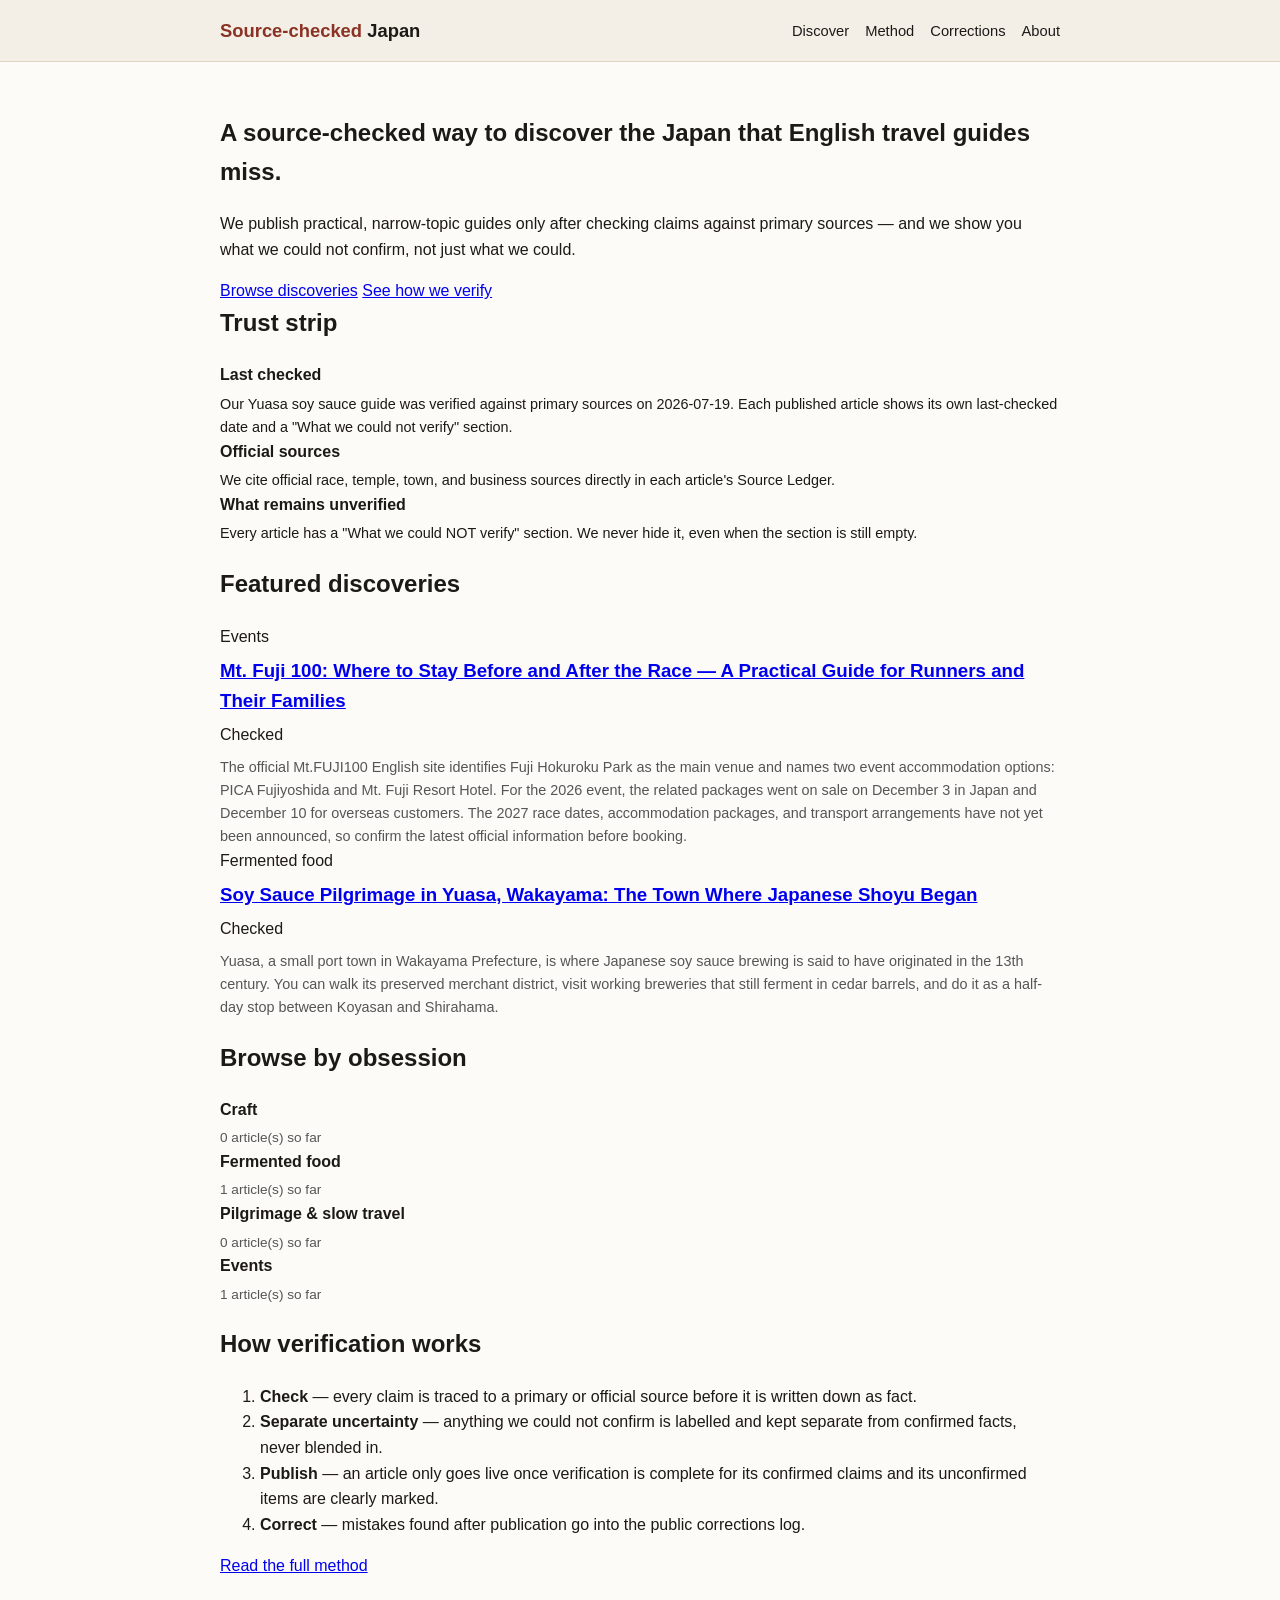
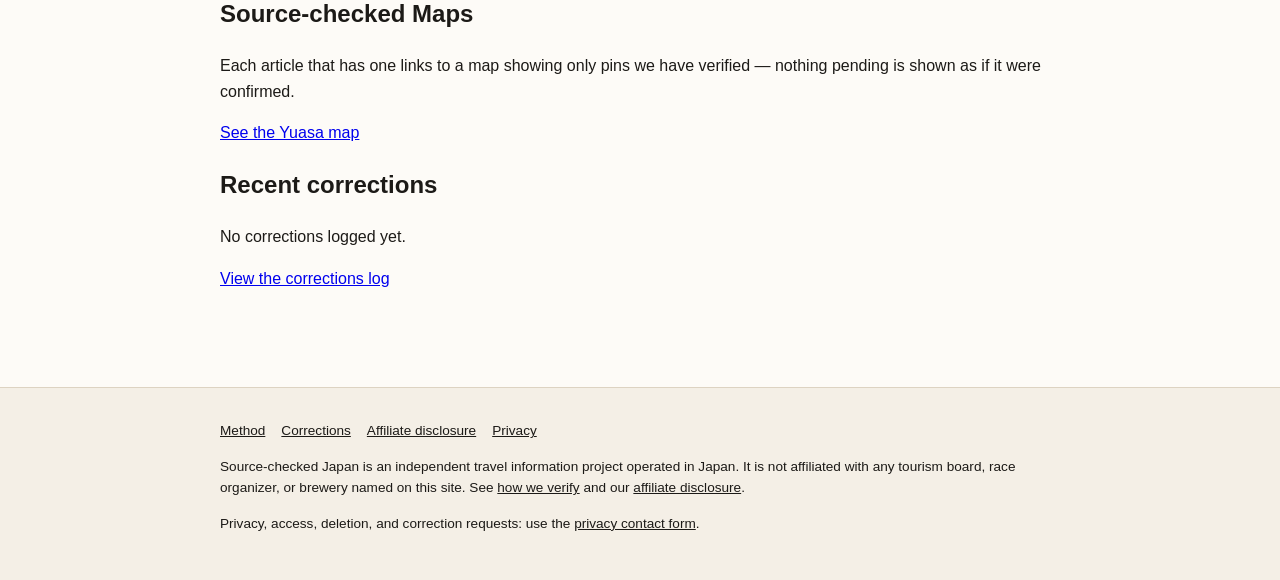
<file: index.html>
<!DOCTYPE html><html lang="en" data-astro-cid-37fxchfa> <head><meta charset="UTF-8"><meta name="viewport" content="width=device-width, initial-scale=1.0"><meta name="msvalidate.01" content="0DA0A8EE7E51F50C1421D974CB69252B"><meta name="msvalidate.01" content="583624412DAF6AA452C47127E45CA29B"><title>Home | Source-checked Japan</title><meta name="description" content="Source-checked Japan — a source-checked way to discover the Japan that English travel guides miss."><link rel="canonical" href="https://sourcecheckedjapan.com/"><link rel="stylesheet" href="/_astro/index.BX7XBRq1.css"></head> <body data-astro-cid-37fxchfa>  <header class="site" data-astro-cid-37fxchfa> <div class="wrap" data-astro-cid-37fxchfa> <a class="brand" href="/" data-astro-cid-37fxchfa><span class="mark" data-astro-cid-37fxchfa>Source-checked</span> Japan</a> <nav class="site-nav" data-astro-cid-37fxchfa> <ul data-astro-cid-37fxchfa> <li data-astro-cid-37fxchfa><a href="/discover/" data-astro-cid-37fxchfa>Discover</a></li> <li data-astro-cid-37fxchfa><a href="/method/" data-astro-cid-37fxchfa>Method</a></li> <li data-astro-cid-37fxchfa><a href="/corrections/" data-astro-cid-37fxchfa>Corrections</a></li> <li data-astro-cid-37fxchfa><a href="/about/" data-astro-cid-37fxchfa>About</a></li> </ul> </nav> </div> </header> <main data-astro-cid-37fxchfa> <div class="wrap" data-astro-cid-37fxchfa>  <section class="block"> <h1>A source-checked way to discover the Japan that English travel guides miss.</h1> <p>We publish practical, narrow-topic guides only after checking claims against primary sources — and we show you what we could not confirm, not just what we could.</p> <a class="btn" href="/discover/">Browse discoveries</a> <a class="btn secondary" href="/method/">See how we verify</a> </section> <section class="block card"> <h2 style="margin-top:0;">Trust strip</h2> <div class="grid cols-3"> <div> <strong>Last checked</strong> <p style="margin:0.3rem 0 0; font-size:0.9rem;">Our Yuasa soy sauce guide was verified against primary sources on 2026-07-19. Each published article shows its own last-checked date and a "What we could not verify" section.</p> </div> <div> <strong>Official sources</strong> <p style="margin:0.3rem 0 0; font-size:0.9rem;">We cite official race, temple, town, and business sources directly in each article's Source Ledger.</p> </div> <div> <strong>What remains unverified</strong> <p style="margin:0.3rem 0 0; font-size:0.9rem;">Every article has a "What we could NOT verify" section. We never hide it, even when the section is still empty.</p> </div> </div> </section> <section class="block"> <h2>Featured discoveries</h2> <div class="grid cols-2"> <div class="card"> <span class="tag">Events</span> <h3 style="margin:0.4rem 0;"><a href="/discover/mt-fuji-100-before-after-race-stays/">Mt. Fuji 100: Where to Stay Before and After the Race — A Practical Guide for Runners and Their Families</a></h3> <p style="margin:0 0 0.5rem;"><span class="badge checked">Checked</span></p> <p style="font-size:0.9rem; color:#555; margin:0;">The official Mt.FUJI100 English site identifies Fuji Hokuroku Park as the main venue and names two event accommodation options: PICA Fujiyoshida and Mt. Fuji Resort Hotel. For the 2026 event, the related packages went on sale on December 3 in Japan and December 10 for overseas customers. The 2027 race dates, accommodation packages, and transport arrangements have not yet been announced, so confirm the latest official information before booking.</p> </div><div class="card"> <span class="tag">Fermented food</span> <h3 style="margin:0.4rem 0;"><a href="/discover/yuasa-soy-sauce-half-day/">Soy Sauce Pilgrimage in Yuasa, Wakayama: The Town Where Japanese Shoyu Began</a></h3> <p style="margin:0 0 0.5rem;"><span class="badge checked">Checked</span></p> <p style="font-size:0.9rem; color:#555; margin:0;">Yuasa, a small port town in Wakayama Prefecture, is where Japanese soy sauce brewing is said to have originated in the 13th century. You can walk its preserved merchant district, visit working breweries that still ferment in cedar barrels, and do it as a half-day stop between Koyasan and Shirahama.</p> </div> </div> </section> <section class="block"> <h2>Browse by obsession</h2> <div class="grid cols-2"> <div class="card"> <strong>Craft</strong> <p style="margin:0.3rem 0 0; font-size:0.85rem; color:#555;"> 0 article(s) so far
</p> </div><div class="card"> <strong>Fermented food</strong> <p style="margin:0.3rem 0 0; font-size:0.85rem; color:#555;"> 1 article(s) so far
</p> </div><div class="card"> <strong>Pilgrimage &amp; slow travel</strong> <p style="margin:0.3rem 0 0; font-size:0.85rem; color:#555;"> 0 article(s) so far
</p> </div><div class="card"> <strong>Events</strong> <p style="margin:0.3rem 0 0; font-size:0.85rem; color:#555;"> 1 article(s) so far
</p> </div> </div> </section> <section class="block"> <h2>How verification works</h2> <ol> <li><strong>Check</strong> — every claim is traced to a primary or official source before it is written down as fact.</li> <li><strong>Separate uncertainty</strong> — anything we could not confirm is labelled and kept separate from confirmed facts, never blended in.</li> <li><strong>Publish</strong> — an article only goes live once verification is complete for its confirmed claims and its unconfirmed items are clearly marked.</li> <li><strong>Correct</strong> — mistakes found after publication go into the public corrections log.</li> </ol> <p><a href="/method/">Read the full method</a></p> </section> <section class="block card"> <h2 style="margin-top:0;">Source-checked Maps</h2> <p>Each article that has one links to a map showing only pins we have verified — nothing pending is shown as if it were confirmed.</p> <a class="btn" href="/maps/yuasa-soy-sauce-half-day/">See the Yuasa map</a> </section> <section class="block"> <h2>Recent corrections</h2> <p>No corrections logged yet.</p> <p><a href="/corrections/">View the corrections log</a></p> </section>  </div> </main> <footer class="site" data-astro-cid-37fxchfa> <div class="wrap" data-astro-cid-37fxchfa> <ul data-astro-cid-37fxchfa> <li data-astro-cid-37fxchfa><a href="/method/" data-astro-cid-37fxchfa>Method</a></li> <li data-astro-cid-37fxchfa><a href="/corrections/" data-astro-cid-37fxchfa>Corrections</a></li> <li data-astro-cid-37fxchfa><a href="/affiliate-disclosure/" data-astro-cid-37fxchfa>Affiliate disclosure</a></li> <li data-astro-cid-37fxchfa><a href="/privacy/" data-astro-cid-37fxchfa>Privacy</a></li> </ul> <p data-astro-cid-37fxchfa>Source-checked Japan is an independent travel information project operated in Japan. It is not affiliated with any tourism board, race organizer, or brewery named on this site. See <a href="/method/" data-astro-cid-37fxchfa>how we verify</a> and our <a href="/affiliate-disclosure/" data-astro-cid-37fxchfa>affiliate disclosure</a>.</p> <p data-astro-cid-37fxchfa>Privacy, access, deletion, and correction requests: use the <a href="/privacy/#contact" data-astro-cid-37fxchfa>privacy contact form</a>.</p> </div> </footer> <script src="/cta-events.js"></script> </body> </html>
</file>
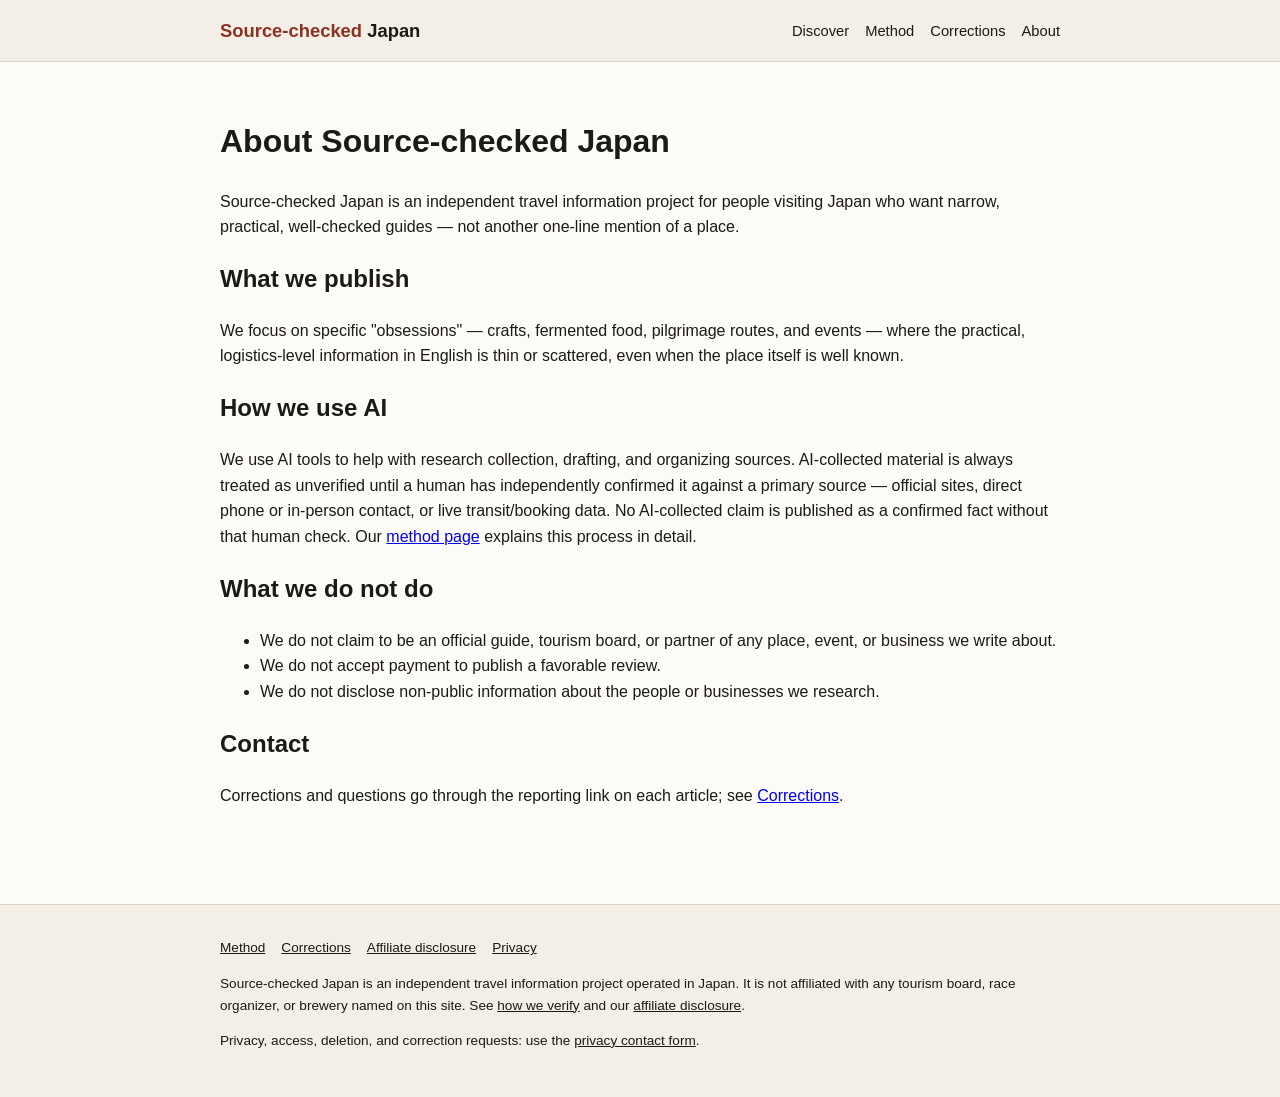
<file: about/index.html>
<!DOCTYPE html><html lang="en" data-astro-cid-37fxchfa> <head><meta charset="UTF-8"><meta name="viewport" content="width=device-width, initial-scale=1.0"><title>About | Source-checked Japan</title><meta name="description" content="About Source-checked Japan and our AI use policy."><link rel="canonical" href="https://sourcecheckedjapan.com/about/"><link rel="stylesheet" href="/_astro/index.BX7XBRq1.css"></head> <body data-astro-cid-37fxchfa>  <header class="site" data-astro-cid-37fxchfa> <div class="wrap" data-astro-cid-37fxchfa> <a class="brand" href="/" data-astro-cid-37fxchfa><span class="mark" data-astro-cid-37fxchfa>Source-checked</span> Japan</a> <nav class="site-nav" data-astro-cid-37fxchfa> <ul data-astro-cid-37fxchfa> <li data-astro-cid-37fxchfa><a href="/discover/" data-astro-cid-37fxchfa>Discover</a></li> <li data-astro-cid-37fxchfa><a href="/method/" data-astro-cid-37fxchfa>Method</a></li> <li data-astro-cid-37fxchfa><a href="/corrections/" data-astro-cid-37fxchfa>Corrections</a></li> <li data-astro-cid-37fxchfa><a href="/about/" data-astro-cid-37fxchfa>About</a></li> </ul> </nav> </div> </header> <main data-astro-cid-37fxchfa> <div class="wrap" data-astro-cid-37fxchfa>  <h1>About Source-checked Japan</h1> <p>Source-checked Japan is an independent travel information project for people visiting Japan who want narrow, practical, well-checked guides — not another one-line mention of a place.</p> <section class="block"> <h2>What we publish</h2> <p>We focus on specific "obsessions" — crafts, fermented food, pilgrimage routes, and events — where the practical, logistics-level information in English is thin or scattered, even when the place itself is well known.</p> </section> <section class="block"> <h2>How we use AI</h2> <p>We use AI tools to help with research collection, drafting, and organizing sources. AI-collected material is always treated as unverified until a human has independently confirmed it against a primary source — official sites, direct phone or in-person contact, or live transit/booking data. No AI-collected claim is published as a confirmed fact without that human check. Our <a href="/method/">method page</a> explains this process in detail.</p> </section> <section class="block"> <h2>What we do not do</h2> <ul> <li>We do not claim to be an official guide, tourism board, or partner of any place, event, or business we write about.</li> <li>We do not accept payment to publish a favorable review.</li> <li>We do not disclose non-public information about the people or businesses we research.</li> </ul> </section> <section class="block"> <h2>Contact</h2> <p>Corrections and questions go through the reporting link on each article; see <a href="/corrections/">Corrections</a>.</p> </section>  </div> </main> <footer class="site" data-astro-cid-37fxchfa> <div class="wrap" data-astro-cid-37fxchfa> <ul data-astro-cid-37fxchfa> <li data-astro-cid-37fxchfa><a href="/method/" data-astro-cid-37fxchfa>Method</a></li> <li data-astro-cid-37fxchfa><a href="/corrections/" data-astro-cid-37fxchfa>Corrections</a></li> <li data-astro-cid-37fxchfa><a href="/affiliate-disclosure/" data-astro-cid-37fxchfa>Affiliate disclosure</a></li> <li data-astro-cid-37fxchfa><a href="/privacy/" data-astro-cid-37fxchfa>Privacy</a></li> </ul> <p data-astro-cid-37fxchfa>Source-checked Japan is an independent travel information project operated in Japan. It is not affiliated with any tourism board, race organizer, or brewery named on this site. See <a href="/method/" data-astro-cid-37fxchfa>how we verify</a> and our <a href="/affiliate-disclosure/" data-astro-cid-37fxchfa>affiliate disclosure</a>.</p> <p data-astro-cid-37fxchfa>Privacy, access, deletion, and correction requests: use the <a href="/privacy/#contact" data-astro-cid-37fxchfa>privacy contact form</a>.</p> </div> </footer> <script src="/cta-events.js"></script> </body> </html>
</file>
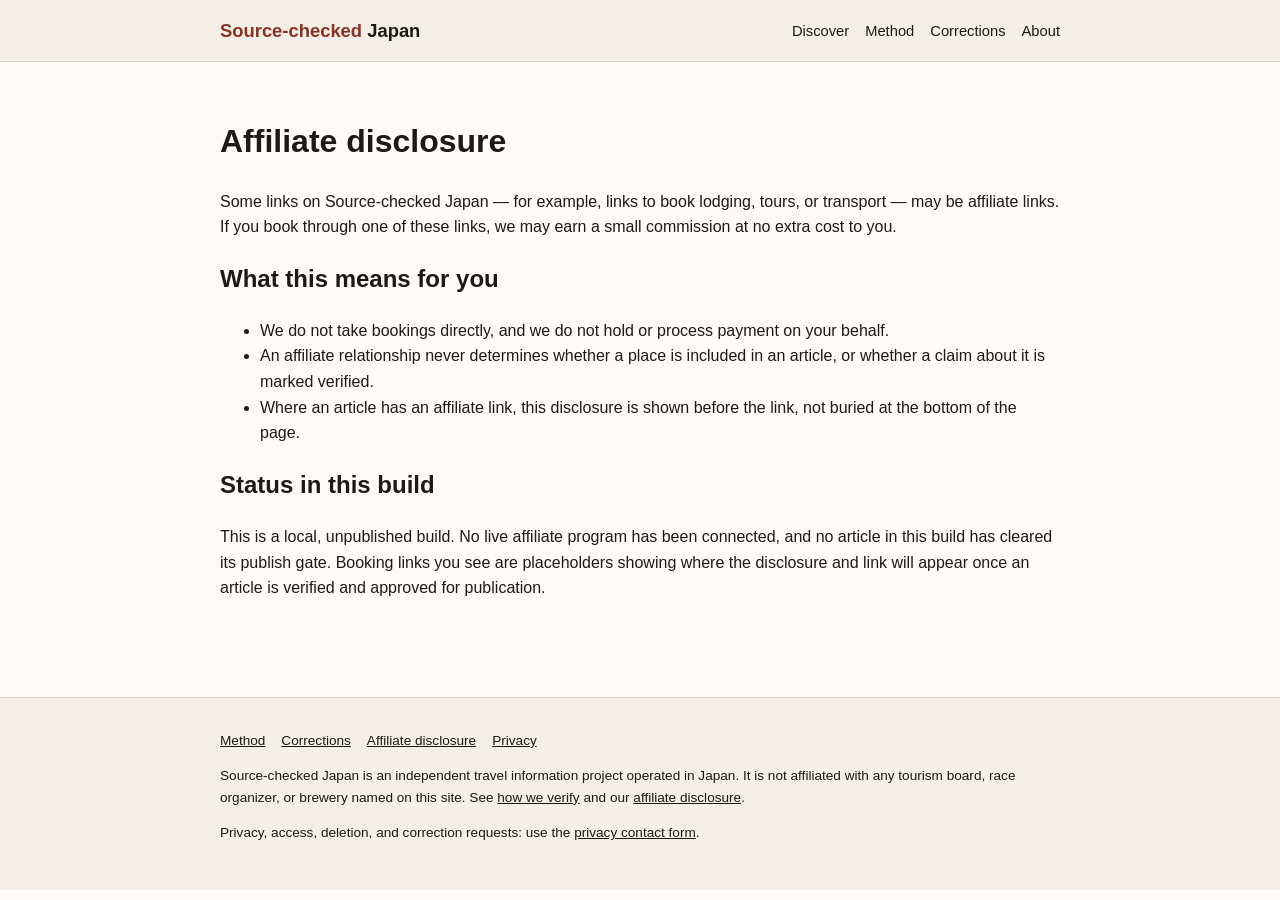
<file: affiliate-disclosure/index.html>
<!DOCTYPE html><html lang="en" data-astro-cid-37fxchfa> <head><meta charset="UTF-8"><meta name="viewport" content="width=device-width, initial-scale=1.0"><title>Affiliate disclosure | Source-checked Japan</title><meta name="description" content="How Source-checked Japan discloses affiliate and booking links."><link rel="canonical" href="https://sourcecheckedjapan.com/affiliate-disclosure/"><link rel="stylesheet" href="/_astro/index.BX7XBRq1.css"></head> <body data-astro-cid-37fxchfa>  <header class="site" data-astro-cid-37fxchfa> <div class="wrap" data-astro-cid-37fxchfa> <a class="brand" href="/" data-astro-cid-37fxchfa><span class="mark" data-astro-cid-37fxchfa>Source-checked</span> Japan</a> <nav class="site-nav" data-astro-cid-37fxchfa> <ul data-astro-cid-37fxchfa> <li data-astro-cid-37fxchfa><a href="/discover/" data-astro-cid-37fxchfa>Discover</a></li> <li data-astro-cid-37fxchfa><a href="/method/" data-astro-cid-37fxchfa>Method</a></li> <li data-astro-cid-37fxchfa><a href="/corrections/" data-astro-cid-37fxchfa>Corrections</a></li> <li data-astro-cid-37fxchfa><a href="/about/" data-astro-cid-37fxchfa>About</a></li> </ul> </nav> </div> </header> <main data-astro-cid-37fxchfa> <div class="wrap" data-astro-cid-37fxchfa>  <h1>Affiliate disclosure</h1> <p>Some links on Source-checked Japan — for example, links to book lodging, tours, or transport — may be affiliate links. If you book through one of these links, we may earn a small commission at no extra cost to you.</p> <section class="block"> <h2>What this means for you</h2> <ul> <li>We do not take bookings directly, and we do not hold or process payment on your behalf.</li> <li>An affiliate relationship never determines whether a place is included in an article, or whether a claim about it is marked verified.</li> <li>Where an article has an affiliate link, this disclosure is shown before the link, not buried at the bottom of the page.</li> </ul> </section> <section class="block"> <h2>Status in this build</h2> <p>This is a local, unpublished build. No live affiliate program has been connected, and no article in this build has cleared its publish gate. Booking links you see are placeholders showing where the disclosure and link will appear once an article is verified and approved for publication.</p> </section>  </div> </main> <footer class="site" data-astro-cid-37fxchfa> <div class="wrap" data-astro-cid-37fxchfa> <ul data-astro-cid-37fxchfa> <li data-astro-cid-37fxchfa><a href="/method/" data-astro-cid-37fxchfa>Method</a></li> <li data-astro-cid-37fxchfa><a href="/corrections/" data-astro-cid-37fxchfa>Corrections</a></li> <li data-astro-cid-37fxchfa><a href="/affiliate-disclosure/" data-astro-cid-37fxchfa>Affiliate disclosure</a></li> <li data-astro-cid-37fxchfa><a href="/privacy/" data-astro-cid-37fxchfa>Privacy</a></li> </ul> <p data-astro-cid-37fxchfa>Source-checked Japan is an independent travel information project operated in Japan. It is not affiliated with any tourism board, race organizer, or brewery named on this site. See <a href="/method/" data-astro-cid-37fxchfa>how we verify</a> and our <a href="/affiliate-disclosure/" data-astro-cid-37fxchfa>affiliate disclosure</a>.</p> <p data-astro-cid-37fxchfa>Privacy, access, deletion, and correction requests: use the <a href="/privacy/#contact" data-astro-cid-37fxchfa>privacy contact form</a>.</p> </div> </footer> <script src="/cta-events.js"></script> </body> </html>
</file>
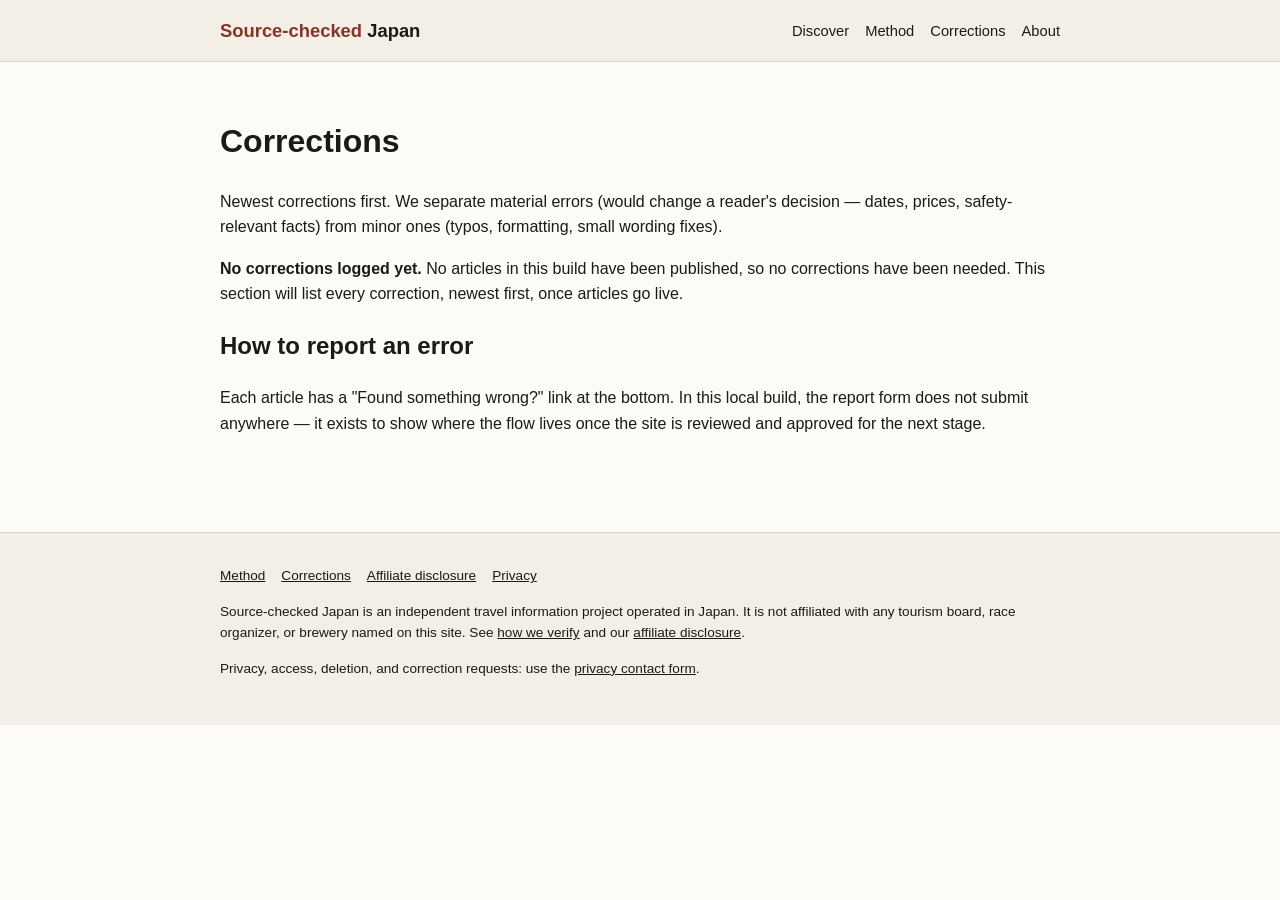
<file: corrections/index.html>
<!DOCTYPE html><html lang="en" data-astro-cid-37fxchfa> <head><meta charset="UTF-8"><meta name="viewport" content="width=device-width, initial-scale=1.0"><title>Corrections | Source-checked Japan</title><meta name="description" content="Public log of corrections made to Source-checked Japan articles."><link rel="canonical" href="https://sourcecheckedjapan.com/corrections/"><link rel="stylesheet" href="/_astro/index.BX7XBRq1.css"></head> <body data-astro-cid-37fxchfa>  <header class="site" data-astro-cid-37fxchfa> <div class="wrap" data-astro-cid-37fxchfa> <a class="brand" href="/" data-astro-cid-37fxchfa><span class="mark" data-astro-cid-37fxchfa>Source-checked</span> Japan</a> <nav class="site-nav" data-astro-cid-37fxchfa> <ul data-astro-cid-37fxchfa> <li data-astro-cid-37fxchfa><a href="/discover/" data-astro-cid-37fxchfa>Discover</a></li> <li data-astro-cid-37fxchfa><a href="/method/" data-astro-cid-37fxchfa>Method</a></li> <li data-astro-cid-37fxchfa><a href="/corrections/" data-astro-cid-37fxchfa>Corrections</a></li> <li data-astro-cid-37fxchfa><a href="/about/" data-astro-cid-37fxchfa>About</a></li> </ul> </nav> </div> </header> <main data-astro-cid-37fxchfa> <div class="wrap" data-astro-cid-37fxchfa>  <h1>Corrections</h1> <p>Newest corrections first. We separate material errors (would change a reader's decision — dates, prices, safety-relevant facts) from minor ones (typos, formatting, small wording fixes).</p> <div class="card"> <p style="margin:0;"><strong>No corrections logged yet.</strong> No articles in this build have been published, so no corrections have been needed. This section will list every correction, newest first, once articles go live.</p> </div><section class="block"> <h2>How to report an error</h2> <p>Each article has a "Found something wrong?" link at the bottom. In this local build, the report form does not submit anywhere — it exists to show where the flow lives once the site is reviewed and approved for the next stage.</p> </section>  </div> </main> <footer class="site" data-astro-cid-37fxchfa> <div class="wrap" data-astro-cid-37fxchfa> <ul data-astro-cid-37fxchfa> <li data-astro-cid-37fxchfa><a href="/method/" data-astro-cid-37fxchfa>Method</a></li> <li data-astro-cid-37fxchfa><a href="/corrections/" data-astro-cid-37fxchfa>Corrections</a></li> <li data-astro-cid-37fxchfa><a href="/affiliate-disclosure/" data-astro-cid-37fxchfa>Affiliate disclosure</a></li> <li data-astro-cid-37fxchfa><a href="/privacy/" data-astro-cid-37fxchfa>Privacy</a></li> </ul> <p data-astro-cid-37fxchfa>Source-checked Japan is an independent travel information project operated in Japan. It is not affiliated with any tourism board, race organizer, or brewery named on this site. See <a href="/method/" data-astro-cid-37fxchfa>how we verify</a> and our <a href="/affiliate-disclosure/" data-astro-cid-37fxchfa>affiliate disclosure</a>.</p> <p data-astro-cid-37fxchfa>Privacy, access, deletion, and correction requests: use the <a href="/privacy/#contact" data-astro-cid-37fxchfa>privacy contact form</a>.</p> </div> </footer> <script src="/cta-events.js"></script> </body> </html>
</file>
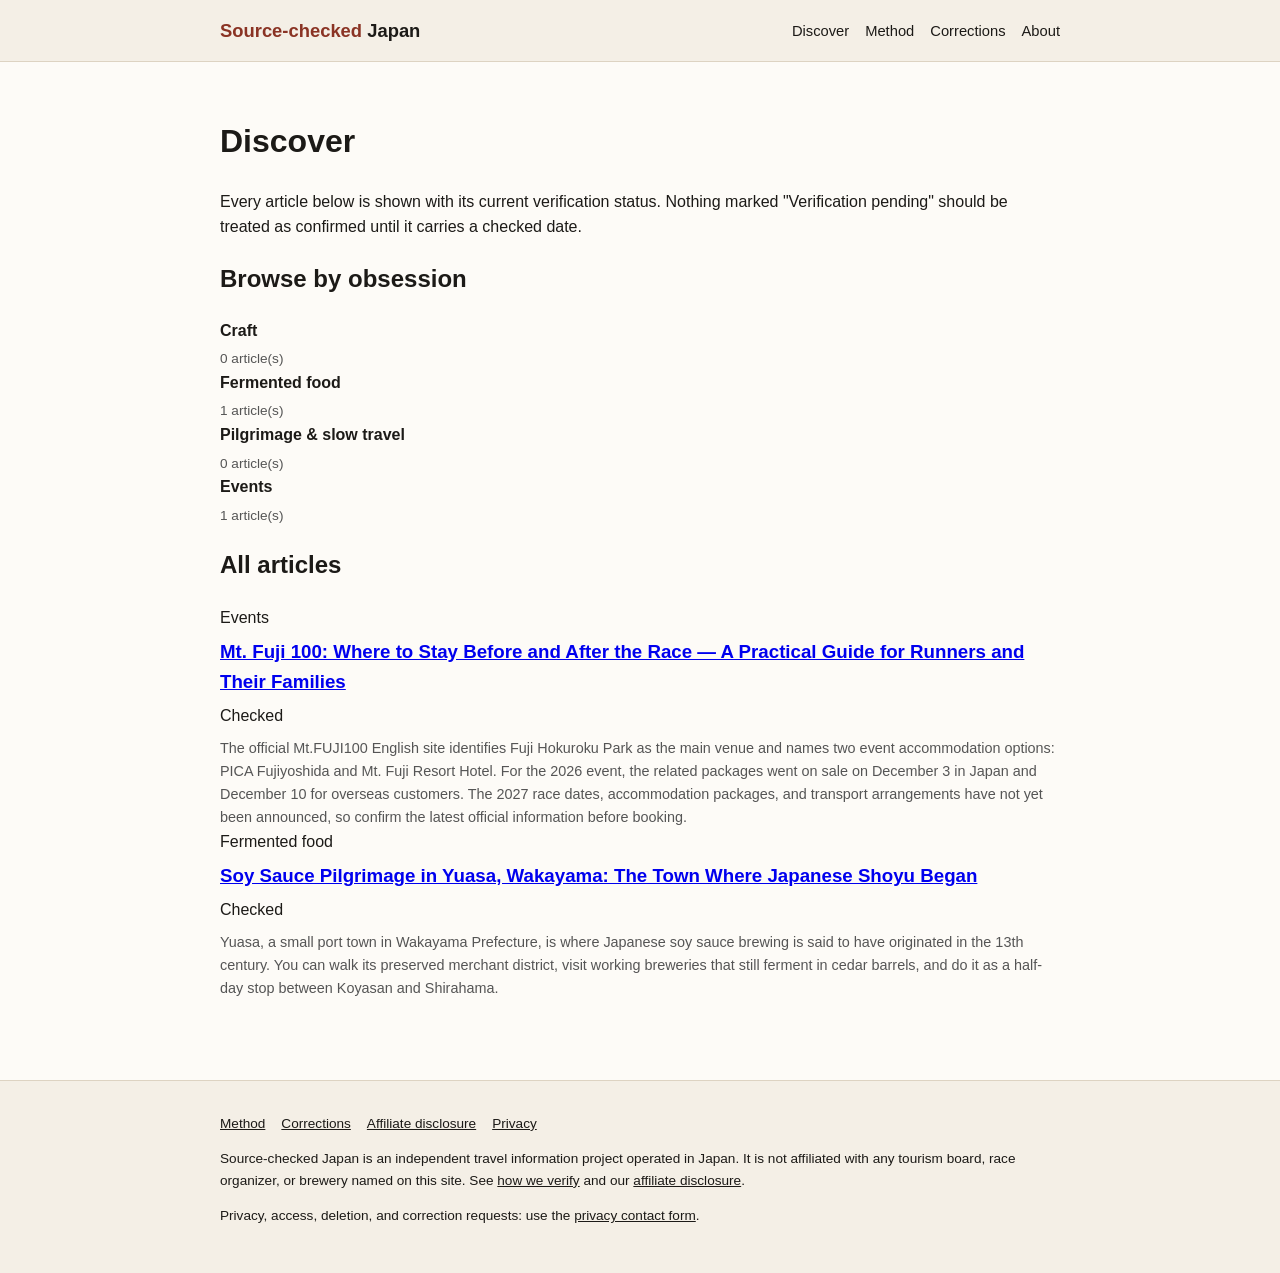
<file: discover/index.html>
<!DOCTYPE html><html lang="en" data-astro-cid-37fxchfa> <head><meta charset="UTF-8"><meta name="viewport" content="width=device-width, initial-scale=1.0"><title>Discover | Source-checked Japan</title><meta name="description" content="Browse source-checked travel articles by obsession, region, and travel timing."><link rel="canonical" href="https://sourcecheckedjapan.com/discover/"><link rel="stylesheet" href="/_astro/index.BX7XBRq1.css"></head> <body data-astro-cid-37fxchfa>  <header class="site" data-astro-cid-37fxchfa> <div class="wrap" data-astro-cid-37fxchfa> <a class="brand" href="/" data-astro-cid-37fxchfa><span class="mark" data-astro-cid-37fxchfa>Source-checked</span> Japan</a> <nav class="site-nav" data-astro-cid-37fxchfa> <ul data-astro-cid-37fxchfa> <li data-astro-cid-37fxchfa><a href="/discover/" data-astro-cid-37fxchfa>Discover</a></li> <li data-astro-cid-37fxchfa><a href="/method/" data-astro-cid-37fxchfa>Method</a></li> <li data-astro-cid-37fxchfa><a href="/corrections/" data-astro-cid-37fxchfa>Corrections</a></li> <li data-astro-cid-37fxchfa><a href="/about/" data-astro-cid-37fxchfa>About</a></li> </ul> </nav> </div> </header> <main data-astro-cid-37fxchfa> <div class="wrap" data-astro-cid-37fxchfa>  <h1>Discover</h1> <p>Every article below is shown with its current verification status. Nothing marked "Verification pending" should be treated as confirmed until it carries a checked date.</p> <section class="block"> <h2>Browse by obsession</h2> <div class="grid cols-2"> <div class="card"> <strong>Craft</strong> <p style="margin:0.3rem 0 0; font-size:0.85rem; color:#555;">0 article(s)</p> </div><div class="card"> <strong>Fermented food</strong> <p style="margin:0.3rem 0 0; font-size:0.85rem; color:#555;">1 article(s)</p> </div><div class="card"> <strong>Pilgrimage &amp; slow travel</strong> <p style="margin:0.3rem 0 0; font-size:0.85rem; color:#555;">0 article(s)</p> </div><div class="card"> <strong>Events</strong> <p style="margin:0.3rem 0 0; font-size:0.85rem; color:#555;">1 article(s)</p> </div> </div> </section> <section class="block"> <h2>All articles</h2> <div class="grid cols-2"> <div class="card"> <span class="tag">Events</span> <h3 style="margin:0.4rem 0;"><a href="/discover/mt-fuji-100-before-after-race-stays/">Mt. Fuji 100: Where to Stay Before and After the Race — A Practical Guide for Runners and Their Families</a></h3> <p style="margin:0 0 0.5rem;"><span class="badge checked">Checked</span></p> <p style="font-size:0.9rem; color:#555; margin:0;">The official Mt.FUJI100 English site identifies Fuji Hokuroku Park as the main venue and names two event accommodation options: PICA Fujiyoshida and Mt. Fuji Resort Hotel. For the 2026 event, the related packages went on sale on December 3 in Japan and December 10 for overseas customers. The 2027 race dates, accommodation packages, and transport arrangements have not yet been announced, so confirm the latest official information before booking.</p> </div><div class="card"> <span class="tag">Fermented food</span> <h3 style="margin:0.4rem 0;"><a href="/discover/yuasa-soy-sauce-half-day/">Soy Sauce Pilgrimage in Yuasa, Wakayama: The Town Where Japanese Shoyu Began</a></h3> <p style="margin:0 0 0.5rem;"><span class="badge checked">Checked</span></p> <p style="font-size:0.9rem; color:#555; margin:0;">Yuasa, a small port town in Wakayama Prefecture, is where Japanese soy sauce brewing is said to have originated in the 13th century. You can walk its preserved merchant district, visit working breweries that still ferment in cedar barrels, and do it as a half-day stop between Koyasan and Shirahama.</p> </div> </div> </section>  </div> </main> <footer class="site" data-astro-cid-37fxchfa> <div class="wrap" data-astro-cid-37fxchfa> <ul data-astro-cid-37fxchfa> <li data-astro-cid-37fxchfa><a href="/method/" data-astro-cid-37fxchfa>Method</a></li> <li data-astro-cid-37fxchfa><a href="/corrections/" data-astro-cid-37fxchfa>Corrections</a></li> <li data-astro-cid-37fxchfa><a href="/affiliate-disclosure/" data-astro-cid-37fxchfa>Affiliate disclosure</a></li> <li data-astro-cid-37fxchfa><a href="/privacy/" data-astro-cid-37fxchfa>Privacy</a></li> </ul> <p data-astro-cid-37fxchfa>Source-checked Japan is an independent travel information project operated in Japan. It is not affiliated with any tourism board, race organizer, or brewery named on this site. See <a href="/method/" data-astro-cid-37fxchfa>how we verify</a> and our <a href="/affiliate-disclosure/" data-astro-cid-37fxchfa>affiliate disclosure</a>.</p> <p data-astro-cid-37fxchfa>Privacy, access, deletion, and correction requests: use the <a href="/privacy/#contact" data-astro-cid-37fxchfa>privacy contact form</a>.</p> </div> </footer> <script src="/cta-events.js"></script> </body> </html>
</file>
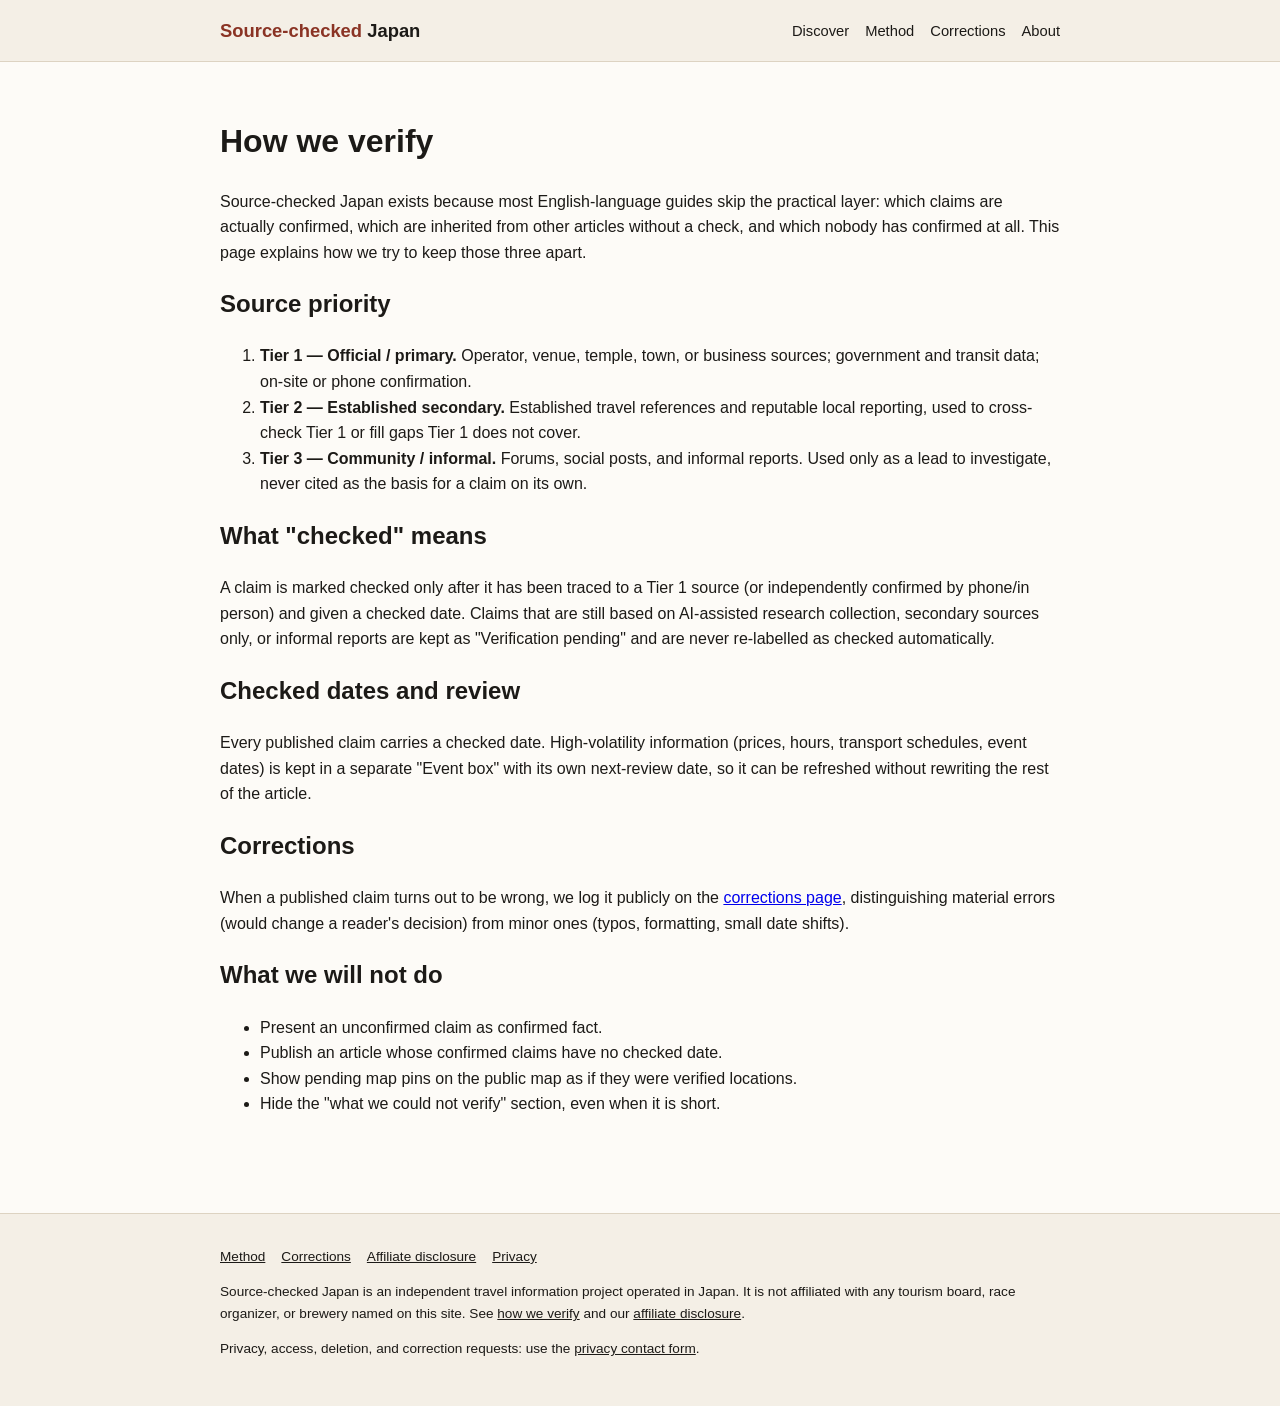
<file: method/index.html>
<!DOCTYPE html><html lang="en" data-astro-cid-37fxchfa> <head><meta charset="UTF-8"><meta name="viewport" content="width=device-width, initial-scale=1.0"><title>How we verify | Source-checked Japan</title><meta name="description" content="How Source-checked Japan sources, checks, and labels claims, and how corrections work."><link rel="canonical" href="https://sourcecheckedjapan.com/method/"><link rel="stylesheet" href="/_astro/index.BX7XBRq1.css"></head> <body data-astro-cid-37fxchfa>  <header class="site" data-astro-cid-37fxchfa> <div class="wrap" data-astro-cid-37fxchfa> <a class="brand" href="/" data-astro-cid-37fxchfa><span class="mark" data-astro-cid-37fxchfa>Source-checked</span> Japan</a> <nav class="site-nav" data-astro-cid-37fxchfa> <ul data-astro-cid-37fxchfa> <li data-astro-cid-37fxchfa><a href="/discover/" data-astro-cid-37fxchfa>Discover</a></li> <li data-astro-cid-37fxchfa><a href="/method/" data-astro-cid-37fxchfa>Method</a></li> <li data-astro-cid-37fxchfa><a href="/corrections/" data-astro-cid-37fxchfa>Corrections</a></li> <li data-astro-cid-37fxchfa><a href="/about/" data-astro-cid-37fxchfa>About</a></li> </ul> </nav> </div> </header> <main data-astro-cid-37fxchfa> <div class="wrap" data-astro-cid-37fxchfa>  <h1>How we verify</h1> <p>Source-checked Japan exists because most English-language guides skip the practical layer: which claims are actually confirmed, which are inherited from other articles without a check, and which nobody has confirmed at all. This page explains how we try to keep those three apart.</p> <section class="block"> <h2>Source priority</h2> <ol> <li><strong>Tier 1 — Official / primary.</strong> Operator, venue, temple, town, or business sources; government and transit data; on-site or phone confirmation.</li> <li><strong>Tier 2 — Established secondary.</strong> Established travel references and reputable local reporting, used to cross-check Tier 1 or fill gaps Tier 1 does not cover.</li> <li><strong>Tier 3 — Community / informal.</strong> Forums, social posts, and informal reports. Used only as a lead to investigate, never cited as the basis for a claim on its own.</li> </ol> </section> <section class="block"> <h2>What "checked" means</h2> <p>A claim is marked checked only after it has been traced to a Tier 1 source (or independently confirmed by phone/in person) and given a checked date. Claims that are still based on AI-assisted research collection, secondary sources only, or informal reports are kept as "Verification pending" and are never re-labelled as checked automatically.</p> </section> <section class="block"> <h2>Checked dates and review</h2> <p>Every published claim carries a checked date. High-volatility information (prices, hours, transport schedules, event dates) is kept in a separate "Event box" with its own next-review date, so it can be refreshed without rewriting the rest of the article.</p> </section> <section class="block"> <h2>Corrections</h2> <p>When a published claim turns out to be wrong, we log it publicly on the <a href="/corrections/">corrections page</a>, distinguishing material errors (would change a reader's decision) from minor ones (typos, formatting, small date shifts).</p> </section> <section class="block"> <h2>What we will not do</h2> <ul> <li>Present an unconfirmed claim as confirmed fact.</li> <li>Publish an article whose confirmed claims have no checked date.</li> <li>Show pending map pins on the public map as if they were verified locations.</li> <li>Hide the "what we could not verify" section, even when it is short.</li> </ul> </section>  </div> </main> <footer class="site" data-astro-cid-37fxchfa> <div class="wrap" data-astro-cid-37fxchfa> <ul data-astro-cid-37fxchfa> <li data-astro-cid-37fxchfa><a href="/method/" data-astro-cid-37fxchfa>Method</a></li> <li data-astro-cid-37fxchfa><a href="/corrections/" data-astro-cid-37fxchfa>Corrections</a></li> <li data-astro-cid-37fxchfa><a href="/affiliate-disclosure/" data-astro-cid-37fxchfa>Affiliate disclosure</a></li> <li data-astro-cid-37fxchfa><a href="/privacy/" data-astro-cid-37fxchfa>Privacy</a></li> </ul> <p data-astro-cid-37fxchfa>Source-checked Japan is an independent travel information project operated in Japan. It is not affiliated with any tourism board, race organizer, or brewery named on this site. See <a href="/method/" data-astro-cid-37fxchfa>how we verify</a> and our <a href="/affiliate-disclosure/" data-astro-cid-37fxchfa>affiliate disclosure</a>.</p> <p data-astro-cid-37fxchfa>Privacy, access, deletion, and correction requests: use the <a href="/privacy/#contact" data-astro-cid-37fxchfa>privacy contact form</a>.</p> </div> </footer> <script src="/cta-events.js"></script> </body> </html>
</file>
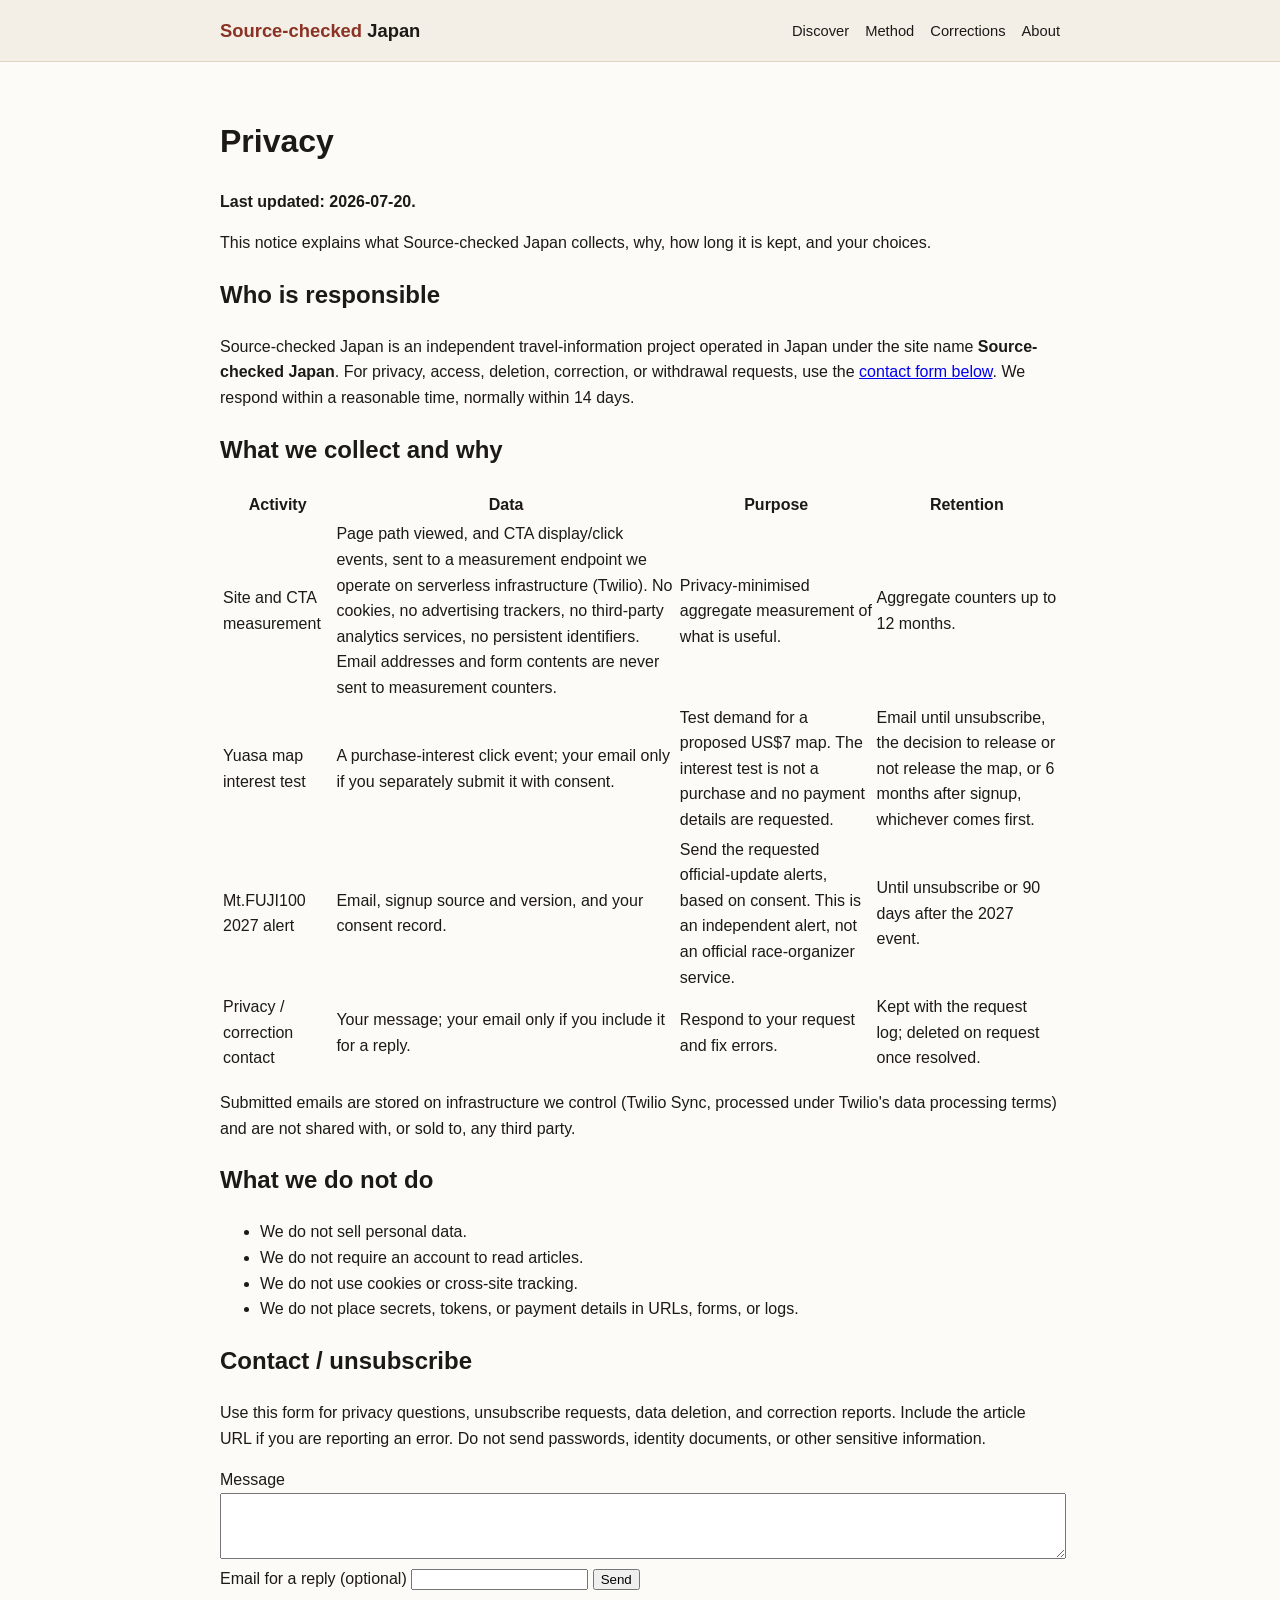
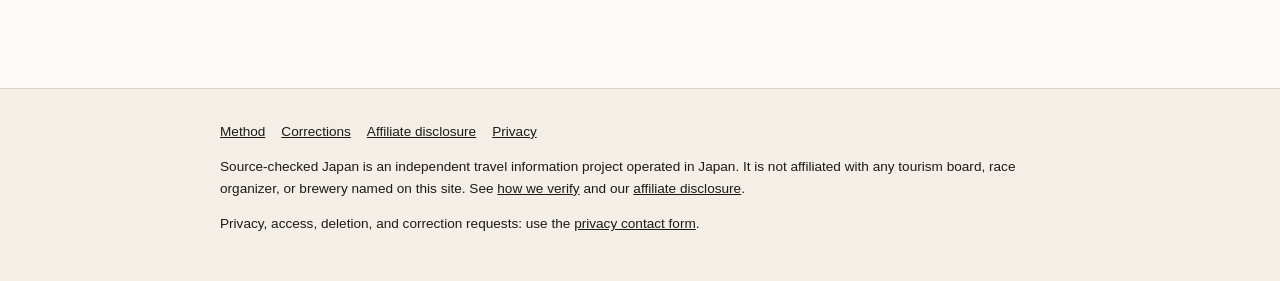
<file: privacy/index.html>
<!DOCTYPE html><html lang="en" data-astro-cid-37fxchfa> <head><meta charset="UTF-8"><meta name="viewport" content="width=device-width, initial-scale=1.0"><title>Privacy | Source-checked Japan</title><meta name="description" content="What Source-checked Japan collects, why, how long it is kept, and how to exercise your choices."><link rel="canonical" href="https://sourcecheckedjapan.com/privacy/"><link rel="stylesheet" href="/_astro/index.BX7XBRq1.css"></head> <body data-astro-cid-37fxchfa>  <header class="site" data-astro-cid-37fxchfa> <div class="wrap" data-astro-cid-37fxchfa> <a class="brand" href="/" data-astro-cid-37fxchfa><span class="mark" data-astro-cid-37fxchfa>Source-checked</span> Japan</a> <nav class="site-nav" data-astro-cid-37fxchfa> <ul data-astro-cid-37fxchfa> <li data-astro-cid-37fxchfa><a href="/discover/" data-astro-cid-37fxchfa>Discover</a></li> <li data-astro-cid-37fxchfa><a href="/method/" data-astro-cid-37fxchfa>Method</a></li> <li data-astro-cid-37fxchfa><a href="/corrections/" data-astro-cid-37fxchfa>Corrections</a></li> <li data-astro-cid-37fxchfa><a href="/about/" data-astro-cid-37fxchfa>About</a></li> </ul> </nav> </div> </header> <main data-astro-cid-37fxchfa> <div class="wrap" data-astro-cid-37fxchfa>  <h1>Privacy</h1> <p><strong>Last updated: 2026-07-20.</strong></p> <p>This notice explains what Source-checked Japan collects, why, how long it is kept, and your choices.</p> <section class="block"> <h2>Who is responsible</h2> <p>Source-checked Japan is an independent travel-information project operated in Japan under the site name <strong>Source-checked Japan</strong>. For privacy, access, deletion, correction, or withdrawal requests, use the <a href="#contact">contact form below</a>. We respond within a reasonable time, normally within 14 days.</p> </section> <section class="block"> <h2>What we collect and why</h2> <table> <thead><tr><th>Activity</th><th>Data</th><th>Purpose</th><th>Retention</th></tr></thead> <tbody> <tr> <td>Site and CTA measurement</td> <td>Page path viewed, and CTA display/click events, sent to a measurement endpoint we operate on serverless infrastructure (Twilio). No cookies, no advertising trackers, no third-party analytics services, no persistent identifiers. Email addresses and form contents are never sent to measurement counters.</td> <td>Privacy-minimised aggregate measurement of what is useful.</td> <td>Aggregate counters up to 12 months.</td> </tr> <tr> <td>Yuasa map interest test</td> <td>A purchase-interest click event; your email only if you separately submit it with consent.</td> <td>Test demand for a proposed US$7 map. The interest test is not a purchase and no payment details are requested.</td> <td>Email until unsubscribe, the decision to release or not release the map, or 6 months after signup, whichever comes first.</td> </tr> <tr> <td>Mt.FUJI100 2027 alert</td> <td>Email, signup source and version, and your consent record.</td> <td>Send the requested official-update alerts, based on consent. This is an independent alert, not an official race-organizer service.</td> <td>Until unsubscribe or 90 days after the 2027 event.</td> </tr> <tr> <td>Privacy / correction contact</td> <td>Your message; your email only if you include it for a reply.</td> <td>Respond to your request and fix errors.</td> <td>Kept with the request log; deleted on request once resolved.</td> </tr> </tbody> </table> <p>Submitted emails are stored on infrastructure we control (Twilio Sync, processed under Twilio's data processing terms) and are not shared with, or sold to, any third party.</p> </section> <section class="block"> <h2>What we do not do</h2> <ul> <li>We do not sell personal data.</li> <li>We do not require an account to read articles.</li> <li>We do not use cookies or cross-site tracking.</li> <li>We do not place secrets, tokens, or payment details in URLs, forms, or logs.</li> </ul> </section> <section class="block" id="contact"> <h2>Contact / unsubscribe</h2> <p>Use this form for privacy questions, unsubscribe requests, data deletion, and correction reports. Include the article URL if you are reporting an error. Do not send passwords, identity documents, or other sensitive information.</p> <form data-jbo-contact> <label>Message <textarea name="message" required rows="4" style="width:100%"></textarea></label> <label>Email for a reply (optional) <input type="email" name="email" autocomplete="email"></label> <input type="text" name="website" tabindex="-1" autocomplete="off" style="position:absolute;left:-9999px" aria-hidden="true"> <button type="submit" class="btn">Send</button> <p data-form-status aria-live="polite"></p> </form> </section> <script>
    (function () {
      const form = document.querySelector("form[data-jbo-contact]");
      if (!form) return;
      form.addEventListener("submit", (event) => {
        event.preventDefault();
        const status = form.querySelector("[data-form-status]");
        const body = new URLSearchParams({
          kind: "contact",
          message: form.elements.message.value,
          email: form.elements.email.value,
          website: form.elements.website.value,
        });
        fetch(window.JBO_INGEST, { method: "POST", body })
          .then((r) => r.json())
          .then((j) => {
            if (!j.ok) throw new Error();
            status.textContent = "Received. We will respond within 14 days.";
            form.reset();
          })
          .catch(() => {
            status.textContent = "Could not send. Please try again later.";
          });
      });
    })();
  </script>  </div> </main> <footer class="site" data-astro-cid-37fxchfa> <div class="wrap" data-astro-cid-37fxchfa> <ul data-astro-cid-37fxchfa> <li data-astro-cid-37fxchfa><a href="/method/" data-astro-cid-37fxchfa>Method</a></li> <li data-astro-cid-37fxchfa><a href="/corrections/" data-astro-cid-37fxchfa>Corrections</a></li> <li data-astro-cid-37fxchfa><a href="/affiliate-disclosure/" data-astro-cid-37fxchfa>Affiliate disclosure</a></li> <li data-astro-cid-37fxchfa><a href="/privacy/" data-astro-cid-37fxchfa>Privacy</a></li> </ul> <p data-astro-cid-37fxchfa>Source-checked Japan is an independent travel information project operated in Japan. It is not affiliated with any tourism board, race organizer, or brewery named on this site. See <a href="/method/" data-astro-cid-37fxchfa>how we verify</a> and our <a href="/affiliate-disclosure/" data-astro-cid-37fxchfa>affiliate disclosure</a>.</p> <p data-astro-cid-37fxchfa>Privacy, access, deletion, and correction requests: use the <a href="/privacy/#contact" data-astro-cid-37fxchfa>privacy contact form</a>.</p> </div> </footer> <script src="/cta-events.js"></script> </body> </html>
</file>
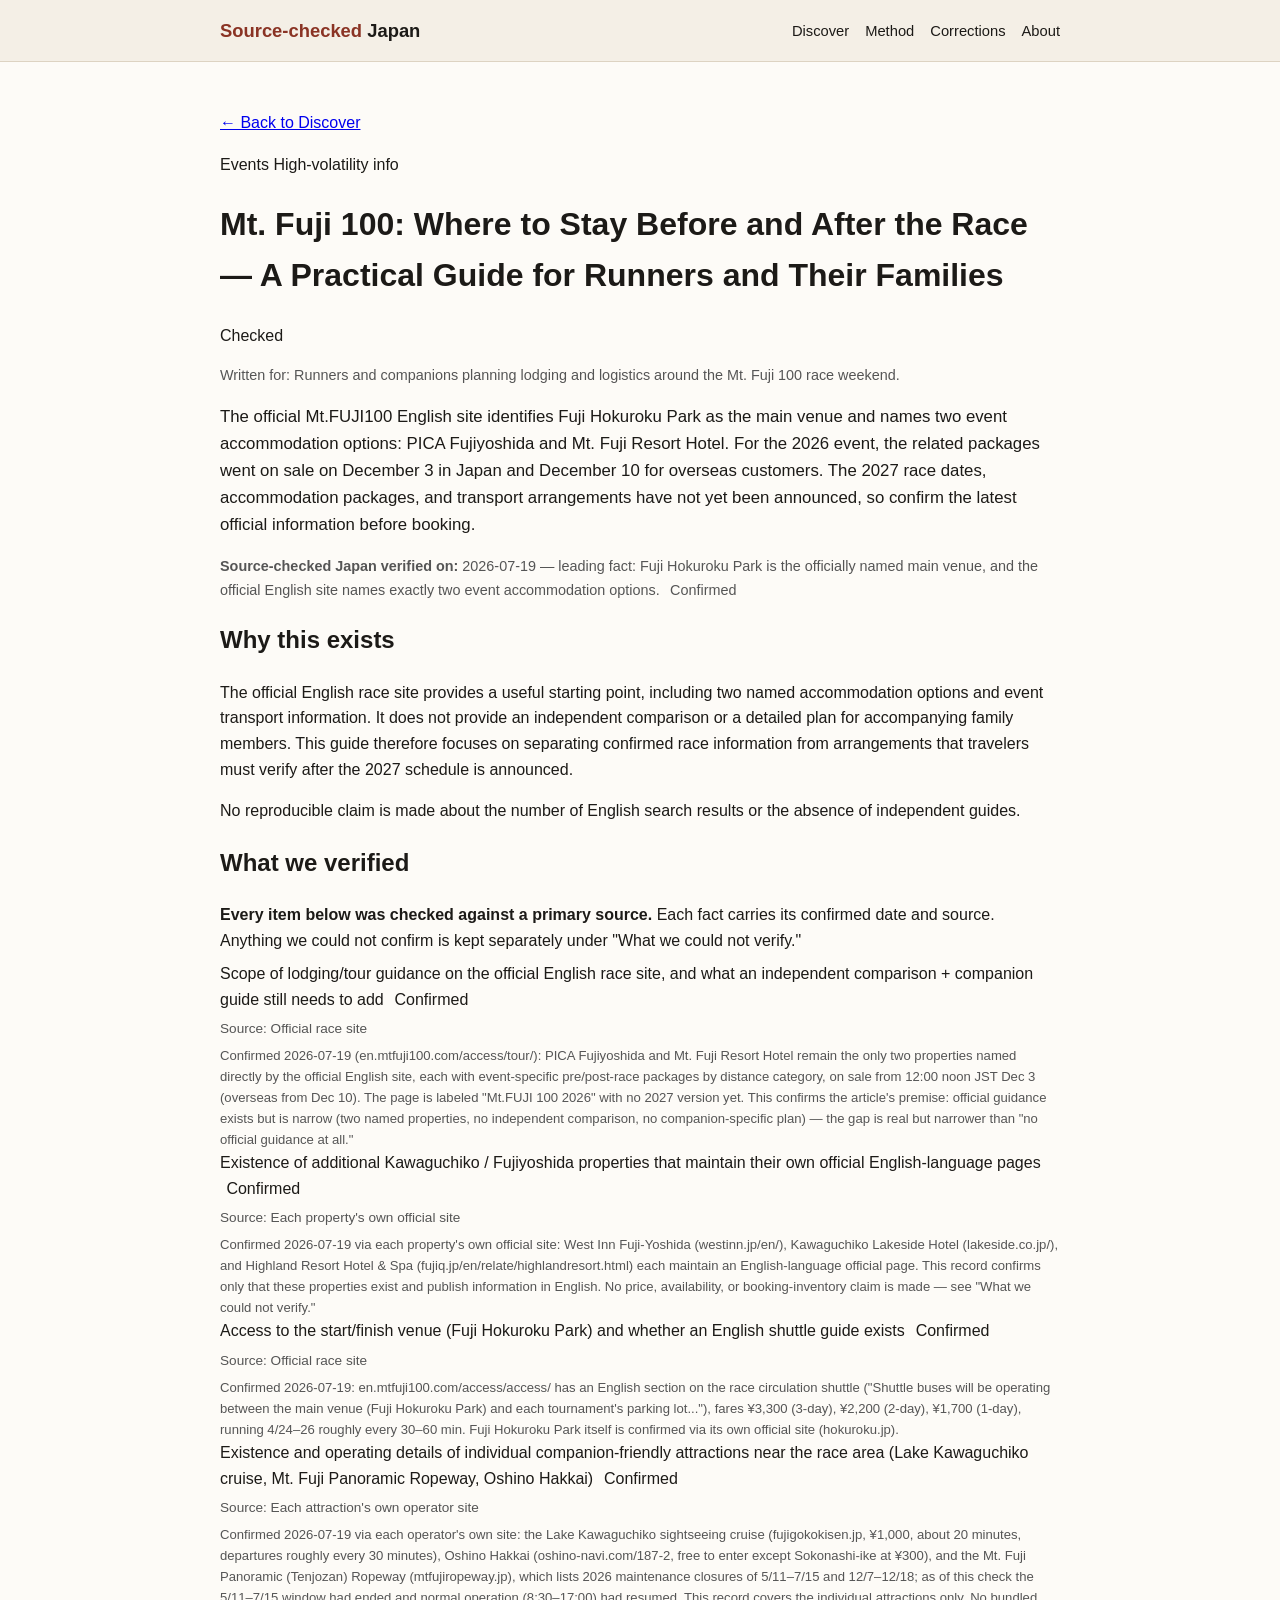
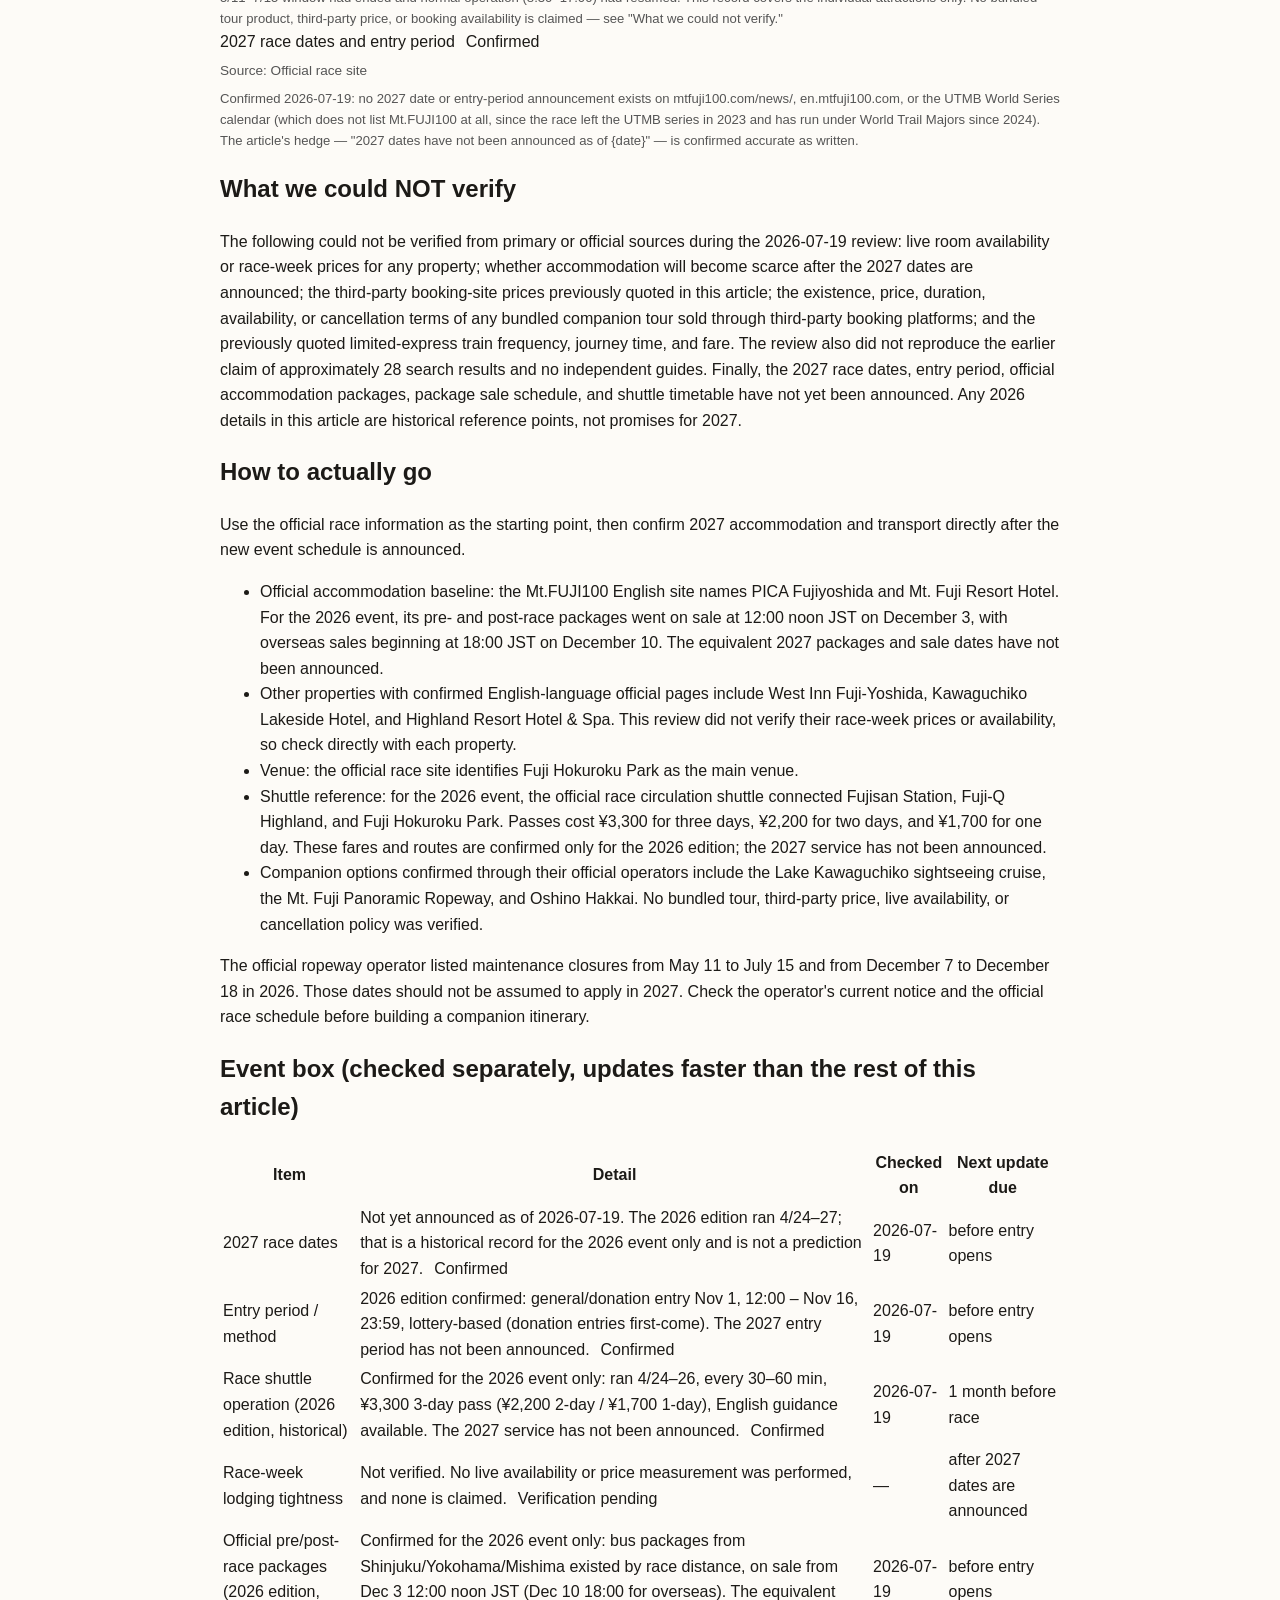
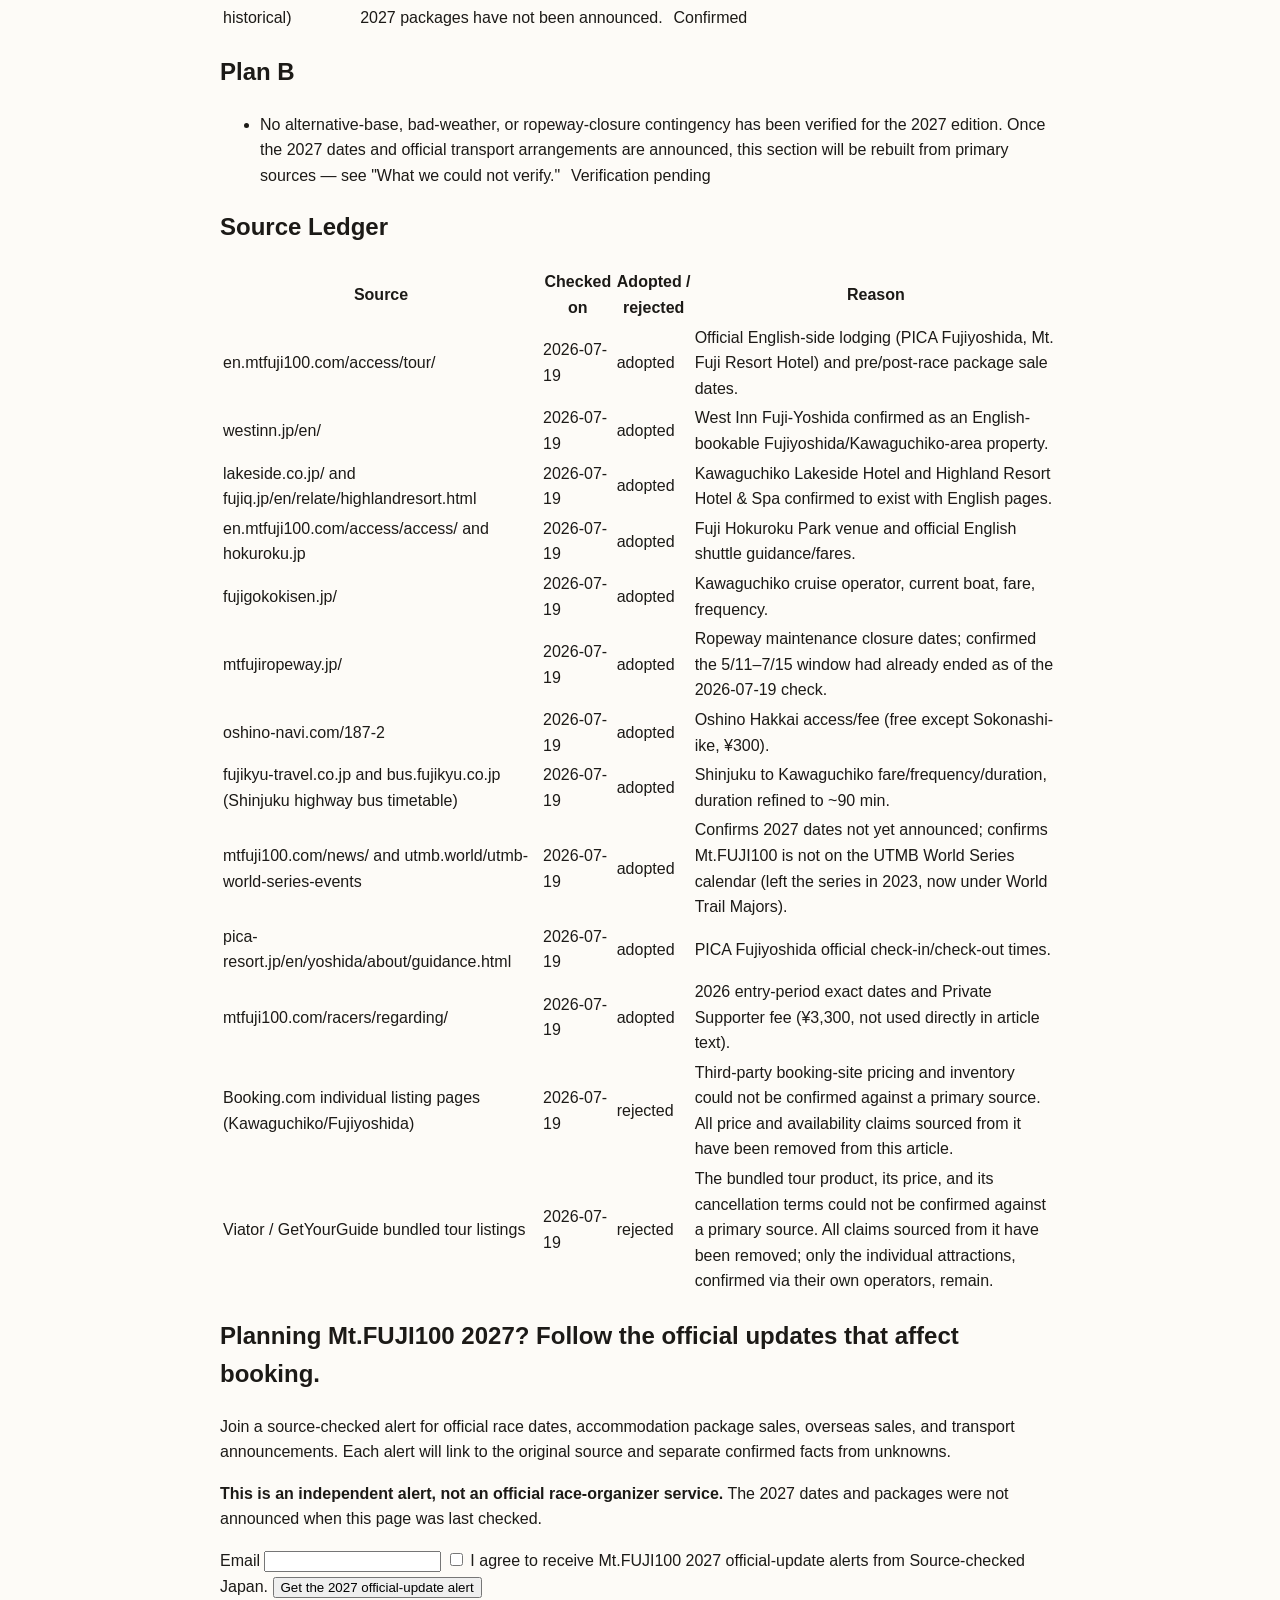
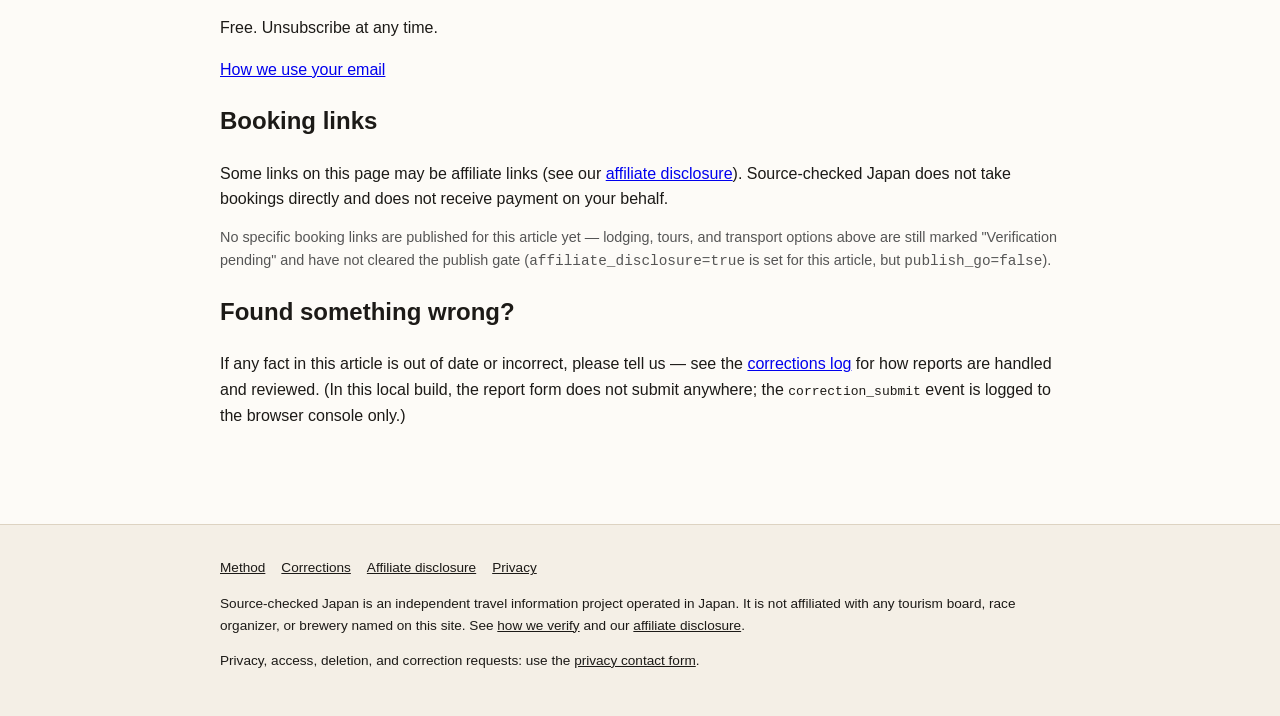
<file: discover/mt-fuji-100-before-after-race-stays/index.html>
<!DOCTYPE html><html lang="en" data-astro-cid-37fxchfa> <head><meta charset="UTF-8"><meta name="viewport" content="width=device-width, initial-scale=1.0"><title>Mt. Fuji 100: Where to Stay Before and After the Race — A Practical Guide for Runners and Their Families | Source-checked Japan</title><meta name="description" content="The official Mt.FUJI100 English site identifies Fuji Hokuroku Park as the main venue and names two event accommodation options: PICA Fujiyoshida and Mt. Fuji Resort Hotel. For the 2026 event, the related packages went on sale on December 3 in Japan and December 10 for overseas customers. The 2027 race dates, accommodation packages, and transport arrangements have not yet been announced, so confirm the latest official information before booking."><link rel="canonical" href="https://sourcecheckedjapan.com/discover/mt-fuji-100-before-after-race-stays/"><link rel="stylesheet" href="/_astro/index.BX7XBRq1.css"></head> <body data-astro-cid-37fxchfa>  <header class="site" data-astro-cid-37fxchfa> <div class="wrap" data-astro-cid-37fxchfa> <a class="brand" href="/" data-astro-cid-37fxchfa><span class="mark" data-astro-cid-37fxchfa>Source-checked</span> Japan</a> <nav class="site-nav" data-astro-cid-37fxchfa> <ul data-astro-cid-37fxchfa> <li data-astro-cid-37fxchfa><a href="/discover/" data-astro-cid-37fxchfa>Discover</a></li> <li data-astro-cid-37fxchfa><a href="/method/" data-astro-cid-37fxchfa>Method</a></li> <li data-astro-cid-37fxchfa><a href="/corrections/" data-astro-cid-37fxchfa>Corrections</a></li> <li data-astro-cid-37fxchfa><a href="/about/" data-astro-cid-37fxchfa>About</a></li> </ul> </nav> </div> </header> <main data-astro-cid-37fxchfa> <div class="wrap" data-astro-cid-37fxchfa>  <p><a href="/discover/">&larr; Back to Discover</a></p> <p><span class="tag">Events</span> <span class="tag">High-volatility info</span></p> <h1>Mt. Fuji 100: Where to Stay Before and After the Race — A Practical Guide for Runners and Their Families</h1> <p><span class="badge checked">Checked</span></p> <p style="color:#555; font-size:0.9rem;">Written for: Runners and companions planning lodging and logistics around the Mt. Fuji 100 race weekend.</p> <section class="block"> <p style="font-size:1.05rem;">The official Mt.FUJI100 English site identifies Fuji Hokuroku Park as the main venue and names two event accommodation options: PICA Fujiyoshida and Mt. Fuji Resort Hotel. For the 2026 event, the related packages went on sale on December 3 in Japan and December 10 for overseas customers. The 2027 race dates, accommodation packages, and transport arrangements have not yet been announced, so confirm the latest official information before booking.</p> <p style="font-size:0.9rem; color:#555;"> <strong>Source-checked Japan verified on:</strong> 2026-07-19
— leading fact: Fuji Hokuroku Park is the officially named main venue, and the official English site names exactly two event accommodation options. <span class="badge checked" style="margin-left:0.4rem;">Confirmed</span> </p> </section> <section class="block"> <h2>Why this exists</h2> <p>The official English race site provides a useful starting point, including two named accommodation options and event transport information. It does not provide an independent comparison or a detailed plan for accompanying family members. This guide therefore focuses on separating confirmed race information from arrangements that travelers must verify after the 2027 schedule is announced. </p> <p class="disclosure">No reproducible claim is made about the number of English search results or the absence of independent guides.</p> </section> <section class="block"> <h2>What we verified</h2> <div class="card" style="border-color: var(--checked-border);"> <p style="margin:0 0 0.5rem;"><strong>Every item below was checked against a primary source.</strong> Each fact carries its confirmed date and source. Anything we could not confirm is kept separately under "What we could not verify."</p> </div> <div class="card"> <p style="margin:0;">Scope of lodging/tour guidance on the official English race site, and what an independent comparison + companion guide still needs to add <span class="badge checked" style="margin-left:0.4rem;">Confirmed</span></p> <p style="margin:0.35rem 0 0; font-size:0.85rem; color:#555;">Source: Official race site</p> <p style="margin:0.35rem 0 0; font-size:0.82rem; color:#555;">Confirmed 2026-07-19 (en.mtfuji100.com/access/tour/): PICA Fujiyoshida and Mt. Fuji Resort Hotel remain the only two properties named directly by the official English site, each with event-specific pre/post-race packages by distance category, on sale from 12:00 noon JST Dec 3 (overseas from Dec 10). The page is labeled &quot;Mt.FUJI 100 2026&quot; with no 2027 version yet. This confirms the article&#39;s premise: official guidance exists but is narrow (two named properties, no independent comparison, no companion-specific plan) — the gap is real but narrower than &quot;no official guidance at all.&quot;</p> </div><div class="card"> <p style="margin:0;">Existence of additional Kawaguchiko / Fujiyoshida properties that maintain their own official English-language pages <span class="badge checked" style="margin-left:0.4rem;">Confirmed</span></p> <p style="margin:0.35rem 0 0; font-size:0.85rem; color:#555;">Source: Each property&#39;s own official site</p> <p style="margin:0.35rem 0 0; font-size:0.82rem; color:#555;">Confirmed 2026-07-19 via each property&#39;s own official site: West Inn Fuji-Yoshida (westinn.jp/en/), Kawaguchiko Lakeside Hotel (lakeside.co.jp/), and Highland Resort Hotel &amp; Spa (fujiq.jp/en/relate/highlandresort.html) each maintain an English-language official page. This record confirms only that these properties exist and publish information in English. No price, availability, or booking-inventory claim is made — see &quot;What we could not verify.&quot;</p> </div><div class="card"> <p style="margin:0;">Access to the start/finish venue (Fuji Hokuroku Park) and whether an English shuttle guide exists <span class="badge checked" style="margin-left:0.4rem;">Confirmed</span></p> <p style="margin:0.35rem 0 0; font-size:0.85rem; color:#555;">Source: Official race site</p> <p style="margin:0.35rem 0 0; font-size:0.82rem; color:#555;">Confirmed 2026-07-19: en.mtfuji100.com/access/access/ has an English section on the race circulation shuttle (&quot;Shuttle buses will be operating between the main venue (Fuji Hokuroku Park) and each tournament&#39;s parking lot...&quot;), fares ¥3,300 (3-day), ¥2,200 (2-day), ¥1,700 (1-day), running 4/24–26 roughly every 30–60 min. Fuji Hokuroku Park itself is confirmed via its own official site (hokuroku.jp).</p> </div><div class="card"> <p style="margin:0;">Existence and operating details of individual companion-friendly attractions near the race area (Lake Kawaguchiko cruise, Mt. Fuji Panoramic Ropeway, Oshino Hakkai) <span class="badge checked" style="margin-left:0.4rem;">Confirmed</span></p> <p style="margin:0.35rem 0 0; font-size:0.85rem; color:#555;">Source: Each attraction&#39;s own operator site</p> <p style="margin:0.35rem 0 0; font-size:0.82rem; color:#555;">Confirmed 2026-07-19 via each operator&#39;s own site: the Lake Kawaguchiko sightseeing cruise (fujigokokisen.jp, ¥1,000, about 20 minutes, departures roughly every 30 minutes), Oshino Hakkai (oshino-navi.com/187-2, free to enter except Sokonashi-ike at ¥300), and the Mt. Fuji Panoramic (Tenjozan) Ropeway (mtfujiropeway.jp), which lists 2026 maintenance closures of 5/11–7/15 and 12/7–12/18; as of this check the 5/11–7/15 window had ended and normal operation (8:30–17:00) had resumed. This record covers the individual attractions only. No bundled tour product, third-party price, or booking availability is claimed — see &quot;What we could not verify.&quot;</p> </div><div class="card"> <p style="margin:0;">2027 race dates and entry period <span class="badge checked" style="margin-left:0.4rem;">Confirmed</span></p> <p style="margin:0.35rem 0 0; font-size:0.85rem; color:#555;">Source: Official race site</p> <p style="margin:0.35rem 0 0; font-size:0.82rem; color:#555;">Confirmed 2026-07-19: no 2027 date or entry-period announcement exists on mtfuji100.com/news/, en.mtfuji100.com, or the UTMB World Series calendar (which does not list Mt.FUJI100 at all, since the race left the UTMB series in 2023 and has run under World Trail Majors since 2024). The article&#39;s hedge — &quot;2027 dates have not been announced as of {date}&quot; — is confirmed accurate as written.</p> </div> </section> <section class="block"> <h2>What we could NOT verify</h2> <div class="card"> <p style="margin:0;">The following could not be verified from primary or official sources during the 2026-07-19 review: live room availability or race-week prices for any property; whether accommodation will become scarce after the 2027 dates are announced; the third-party booking-site prices previously quoted in this article; the existence, price, duration, availability, or cancellation terms of any bundled companion tour sold through third-party booking platforms; and the previously quoted limited-express train frequency, journey time, and fare. The review also did not reproduce the earlier claim of approximately 28 search results and no independent guides. Finally, the 2027 race dates, entry period, official accommodation packages, package sale schedule, and shuttle timetable have not yet been announced. Any 2026 details in this article are historical reference points, not promises for 2027.</p> </div> </section> <section class="block"> <h2>How to actually go</h2>  <p>Use the official race information as the starting point, then confirm 2027 accommodation and transport directly after the new event schedule is announced.</p> <ul> <li>Official accommodation baseline: the Mt.FUJI100 English site names PICA Fujiyoshida and Mt. Fuji Resort Hotel. For the 2026 event, its pre- and post-race packages went on sale at 12:00 noon JST on December 3, with overseas sales beginning at 18:00 JST on December 10. The equivalent 2027 packages and sale dates have not been announced.</li><li>Other properties with confirmed English-language official pages include West Inn Fuji-Yoshida, Kawaguchiko Lakeside Hotel, and Highland Resort Hotel &amp; Spa. This review did not verify their race-week prices or availability, so check directly with each property.</li><li>Venue: the official race site identifies Fuji Hokuroku Park as the main venue.</li><li>Shuttle reference: for the 2026 event, the official race circulation shuttle connected Fujisan Station, Fuji-Q Highland, and Fuji Hokuroku Park. Passes cost ¥3,300 for three days, ¥2,200 for two days, and ¥1,700 for one day. These fares and routes are confirmed only for the 2026 edition; the 2027 service has not been announced.</li><li>Companion options confirmed through their official operators include the Lake Kawaguchiko sightseeing cruise, the Mt. Fuji Panoramic Ropeway, and Oshino Hakkai. No bundled tour, third-party price, live availability, or cancellation policy was verified.</li> </ul> <p class="disclosure">The official ropeway operator listed maintenance closures from May 11 to July 15 and from December 7 to December 18 in 2026. Those dates should not be assumed to apply in 2027. Check the operator&#39;s current notice and the official race schedule before building a companion itinerary.</p> </section> <section class="block"> <h2>Event box (checked separately, updates faster than the rest of this article)</h2> <table> <thead> <tr><th>Item</th><th>Detail</th><th>Checked on</th><th>Next update due</th></tr> </thead> <tbody> <tr> <td>2027 race dates</td> <td>Not yet announced as of 2026-07-19. The 2026 edition ran 4/24–27; that is a historical record for the 2026 event only and is not a prediction for 2027. <span class="badge checked" style="margin-left:0.4rem;">Confirmed</span></td> <td>2026-07-19</td> <td>before entry opens</td> </tr><tr> <td>Entry period / method</td> <td>2026 edition confirmed: general/donation entry Nov 1, 12:00 – Nov 16, 23:59, lottery-based (donation entries first-come). The 2027 entry period has not been announced. <span class="badge checked" style="margin-left:0.4rem;">Confirmed</span></td> <td>2026-07-19</td> <td>before entry opens</td> </tr><tr> <td>Race shuttle operation (2026 edition, historical)</td> <td>Confirmed for the 2026 event only: ran 4/24–26, every 30–60 min, ¥3,300 3-day pass (¥2,200 2-day / ¥1,700 1-day), English guidance available. The 2027 service has not been announced. <span class="badge checked" style="margin-left:0.4rem;">Confirmed</span></td> <td>2026-07-19</td> <td>1 month before race</td> </tr><tr> <td>Race-week lodging tightness</td> <td>Not verified. No live availability or price measurement was performed, and none is claimed. <span class="badge pending" style="margin-left:0.4rem;">Verification pending</span></td> <td>—</td> <td>after 2027 dates are announced</td> </tr><tr> <td>Official pre/post-race packages (2026 edition, historical)</td> <td>Confirmed for the 2026 event only: bus packages from Shinjuku/Yokohama/Mishima existed by race distance, on sale from Dec 3 12:00 noon JST (Dec 10 18:00 for overseas). The equivalent 2027 packages have not been announced. <span class="badge checked" style="margin-left:0.4rem;">Confirmed</span></td> <td>2026-07-19</td> <td>before entry opens</td> </tr> </tbody> </table> </section> <section class="block"> <h2>Plan B</h2> <ul> <li>No alternative-base, bad-weather, or ropeway-closure contingency has been verified for the 2027 edition. Once the 2027 dates and official transport arrangements are announced, this section will be rebuilt from primary sources — see &quot;What we could not verify.&quot; <span class="badge pending" style="margin-left:0.4rem;">Verification pending</span></li> </ul> </section> <section class="block"> <h2>Source Ledger</h2> <table> <thead><tr><th>Source</th><th>Checked on</th><th>Adopted / rejected</th><th>Reason</th></tr></thead> <tbody> <tr><td>en.mtfuji100.com/access/tour/</td><td>2026-07-19</td><td>adopted</td><td>Official English-side lodging (PICA Fujiyoshida, Mt. Fuji Resort Hotel) and pre/post-race package sale dates.</td></tr><tr><td>westinn.jp/en/</td><td>2026-07-19</td><td>adopted</td><td>West Inn Fuji-Yoshida confirmed as an English-bookable Fujiyoshida/Kawaguchiko-area property.</td></tr><tr><td>lakeside.co.jp/ and fujiq.jp/en/relate/highlandresort.html</td><td>2026-07-19</td><td>adopted</td><td>Kawaguchiko Lakeside Hotel and Highland Resort Hotel &amp; Spa confirmed to exist with English pages.</td></tr><tr><td>en.mtfuji100.com/access/access/ and hokuroku.jp</td><td>2026-07-19</td><td>adopted</td><td>Fuji Hokuroku Park venue and official English shuttle guidance/fares.</td></tr><tr><td>fujigokokisen.jp/</td><td>2026-07-19</td><td>adopted</td><td>Kawaguchiko cruise operator, current boat, fare, frequency.</td></tr><tr><td>mtfujiropeway.jp/</td><td>2026-07-19</td><td>adopted</td><td>Ropeway maintenance closure dates; confirmed the 5/11–7/15 window had already ended as of the 2026-07-19 check.</td></tr><tr><td>oshino-navi.com/187-2</td><td>2026-07-19</td><td>adopted</td><td>Oshino Hakkai access/fee (free except Sokonashi-ike, ¥300).</td></tr><tr><td>fujikyu-travel.co.jp and bus.fujikyu.co.jp (Shinjuku highway bus timetable)</td><td>2026-07-19</td><td>adopted</td><td>Shinjuku to Kawaguchiko fare/frequency/duration, duration refined to ~90 min.</td></tr><tr><td>mtfuji100.com/news/ and utmb.world/utmb-world-series-events</td><td>2026-07-19</td><td>adopted</td><td>Confirms 2027 dates not yet announced; confirms Mt.FUJI100 is not on the UTMB World Series calendar (left the series in 2023, now under World Trail Majors).</td></tr><tr><td>pica-resort.jp/en/yoshida/about/guidance.html</td><td>2026-07-19</td><td>adopted</td><td>PICA Fujiyoshida official check-in/check-out times.</td></tr><tr><td>mtfuji100.com/racers/regarding/</td><td>2026-07-19</td><td>adopted</td><td>2026 entry-period exact dates and Private Supporter fee (¥3,300, not used directly in article text).</td></tr><tr><td>Booking.com individual listing pages (Kawaguchiko/Fujiyoshida)</td><td>2026-07-19</td><td>rejected</td><td>Third-party booking-site pricing and inventory could not be confirmed against a primary source. All price and availability claims sourced from it have been removed from this article.</td></tr><tr><td>Viator / GetYourGuide bundled tour listings</td><td>2026-07-19</td><td>rejected</td><td>The bundled tour product, its price, and its cancellation terms could not be confirmed against a primary source. All claims sourced from it have been removed; only the individual attractions, confirmed via their own operators, remain.</td></tr> </tbody> </table> </section> <section class="block card" data-jbo-cta="mtfuji100_2027_alert"> <h2>Planning Mt.FUJI100 2027? Follow the official updates that affect booking.</h2> <p>Join a source-checked alert for official race dates, accommodation package sales, overseas sales, and transport announcements. Each alert will link to the original source and separate confirmed facts from unknowns.</p> <p><strong>This is an independent alert, not an official race-organizer service.</strong> The 2027 dates and packages were not announced when this page was last checked.</p> <form data-jbo-form="mtfuji100_2027_alert"> <label>Email <input type="email" name="EMAIL" required autocomplete="email"></label> <label><input type="checkbox" name="consent" value="yes" required> I agree to receive Mt.FUJI100 2027 official-update alerts from Source-checked Japan.</label> <input type="text" name="website" tabindex="-1" autocomplete="off" style="position:absolute;left:-9999px" aria-hidden="true"> <button type="submit" class="btn" data-jbo-events="cta_click__mtfuji100_2027_alert">
Get the 2027 official-update alert
</button> <p class="disclosure">Free. Unsubscribe at any time.</p> <p data-form-status aria-live="polite"></p> </form> <p><a href="/privacy/">How we use your email</a></p> </section> <script>
  (function () {
    const form = document.querySelector('form[data-jbo-form="mtfuji100_2027_alert"]');
    if (!form) return;
    form.addEventListener("submit", (event) => {
      event.preventDefault();
      const status = form.querySelector("[data-form-status]");
      window.jboSignup(
        {
          experiment: "mtfuji100_2027_alert",
          email: form.elements.EMAIL.value,
          consent: form.elements.consent.checked ? "yes" : "",
          website: form.elements.website.value,
          source: "mtfuji100_article",
          signup_version: "v1",
        },
        () => {
          window.jboTrackOnce?.("registration_complete__mtfuji100_2027_alert");
          status.textContent = "You are signed up. Alerts will only cover official 2027 updates.";
          form.reset();
        },
        () => {
          window.jboTrackOnce?.("form_error__mtfuji100_2027_alert");
          status.textContent = "We could not submit the form. Please try again later.";
        }
      );
    });
  })();
</script><section class="block"> <h2>Booking links</h2> <div class="disclosure">
Some links on this page may be affiliate links (see our <a href="/affiliate-disclosure/">affiliate disclosure</a>). Source-checked Japan does not take bookings directly and does not receive payment on your behalf.
</div> <p style="color:#555; font-size:0.9rem;">
No specific booking links are published for this article yet — lodging, tours, and transport options above are still marked "Verification pending" and have not cleared the publish gate
    (<code>affiliate_disclosure=true</code> is set for this article, but <code>publish_go=false</code>).
</p> </section> <section class="block"> <h2>Found something wrong?</h2> <p>
If any fact in this article is out of date or incorrect, please tell us — see the
<a href="/corrections/">corrections log</a> for how reports are handled and reviewed.
    (In this local build, the report form does not submit anywhere; the
<code>correction_submit</code> event is logged to the browser console only.)
</p> </section>  </div> </main> <footer class="site" data-astro-cid-37fxchfa> <div class="wrap" data-astro-cid-37fxchfa> <ul data-astro-cid-37fxchfa> <li data-astro-cid-37fxchfa><a href="/method/" data-astro-cid-37fxchfa>Method</a></li> <li data-astro-cid-37fxchfa><a href="/corrections/" data-astro-cid-37fxchfa>Corrections</a></li> <li data-astro-cid-37fxchfa><a href="/affiliate-disclosure/" data-astro-cid-37fxchfa>Affiliate disclosure</a></li> <li data-astro-cid-37fxchfa><a href="/privacy/" data-astro-cid-37fxchfa>Privacy</a></li> </ul> <p data-astro-cid-37fxchfa>Source-checked Japan is an independent travel information project operated in Japan. It is not affiliated with any tourism board, race organizer, or brewery named on this site. See <a href="/method/" data-astro-cid-37fxchfa>how we verify</a> and our <a href="/affiliate-disclosure/" data-astro-cid-37fxchfa>affiliate disclosure</a>.</p> <p data-astro-cid-37fxchfa>Privacy, access, deletion, and correction requests: use the <a href="/privacy/#contact" data-astro-cid-37fxchfa>privacy contact form</a>.</p> </div> </footer> <script src="/cta-events.js"></script> </body> </html>
</file>
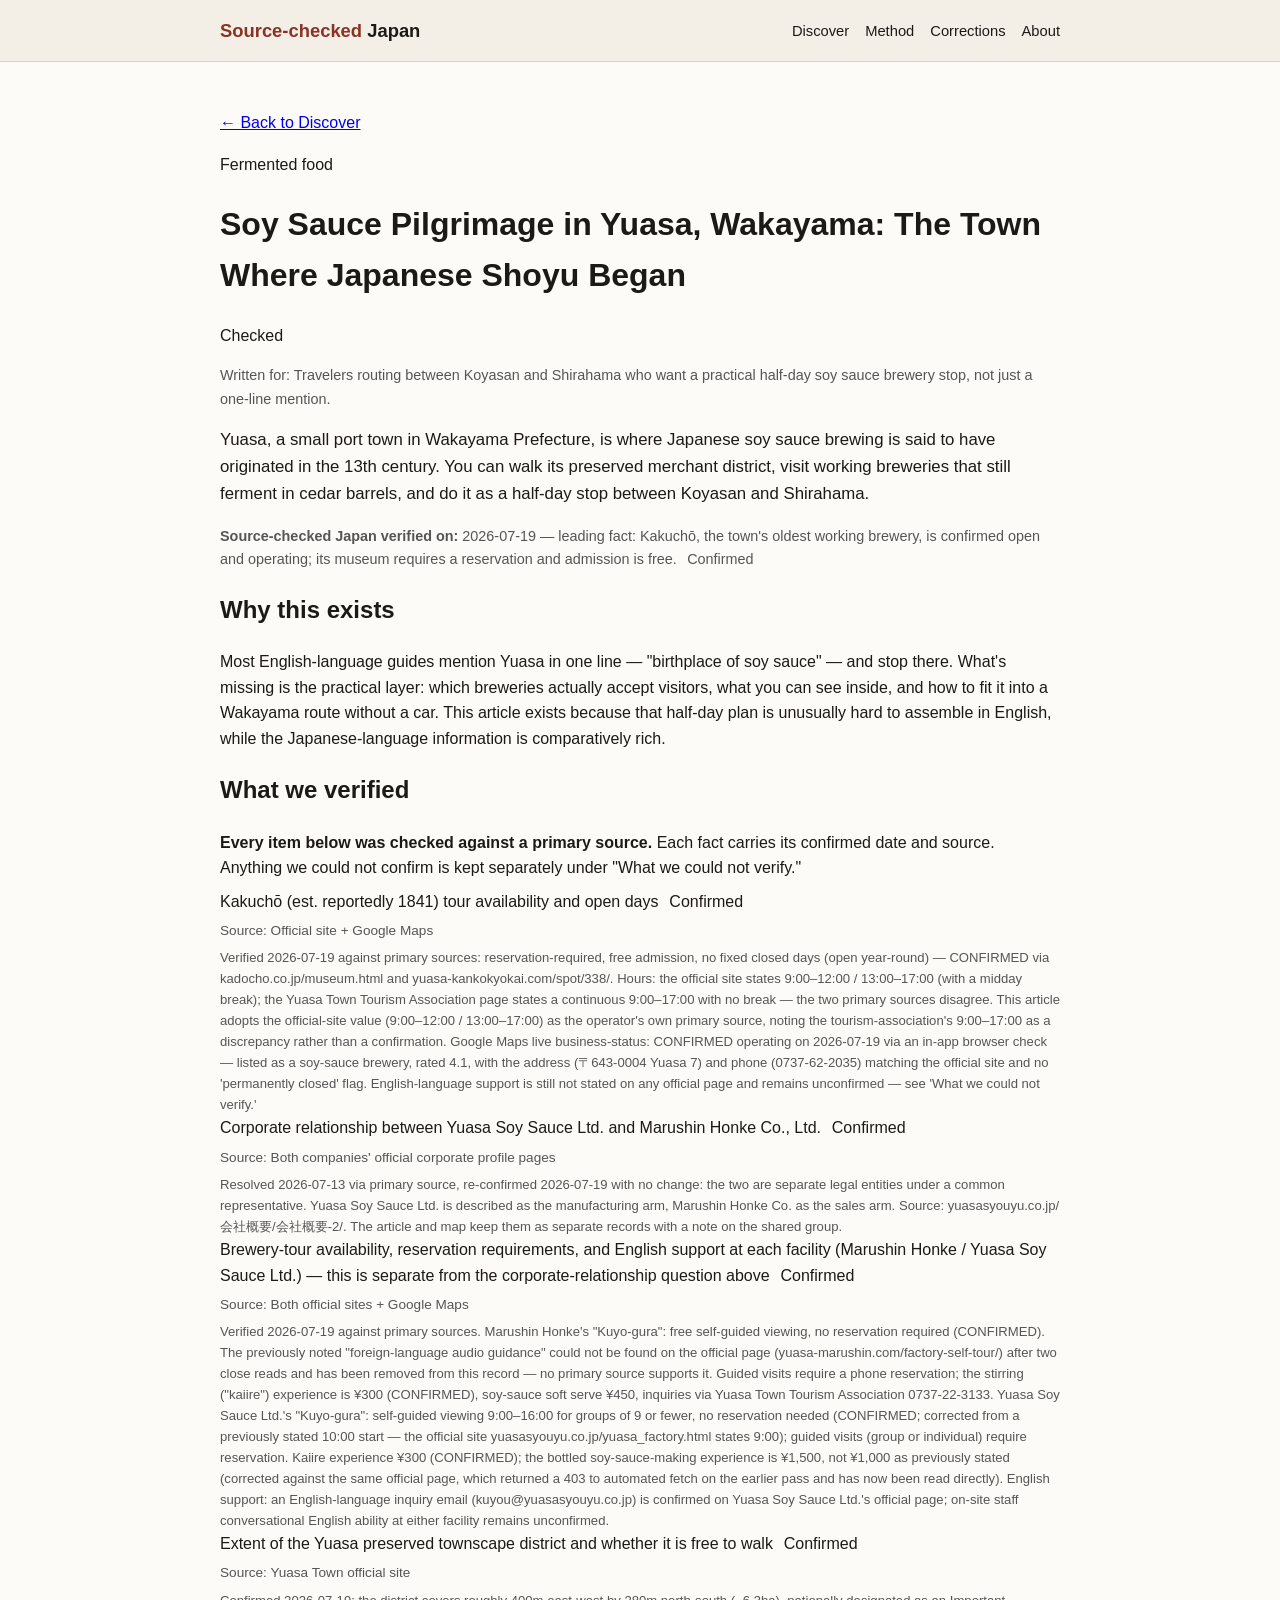
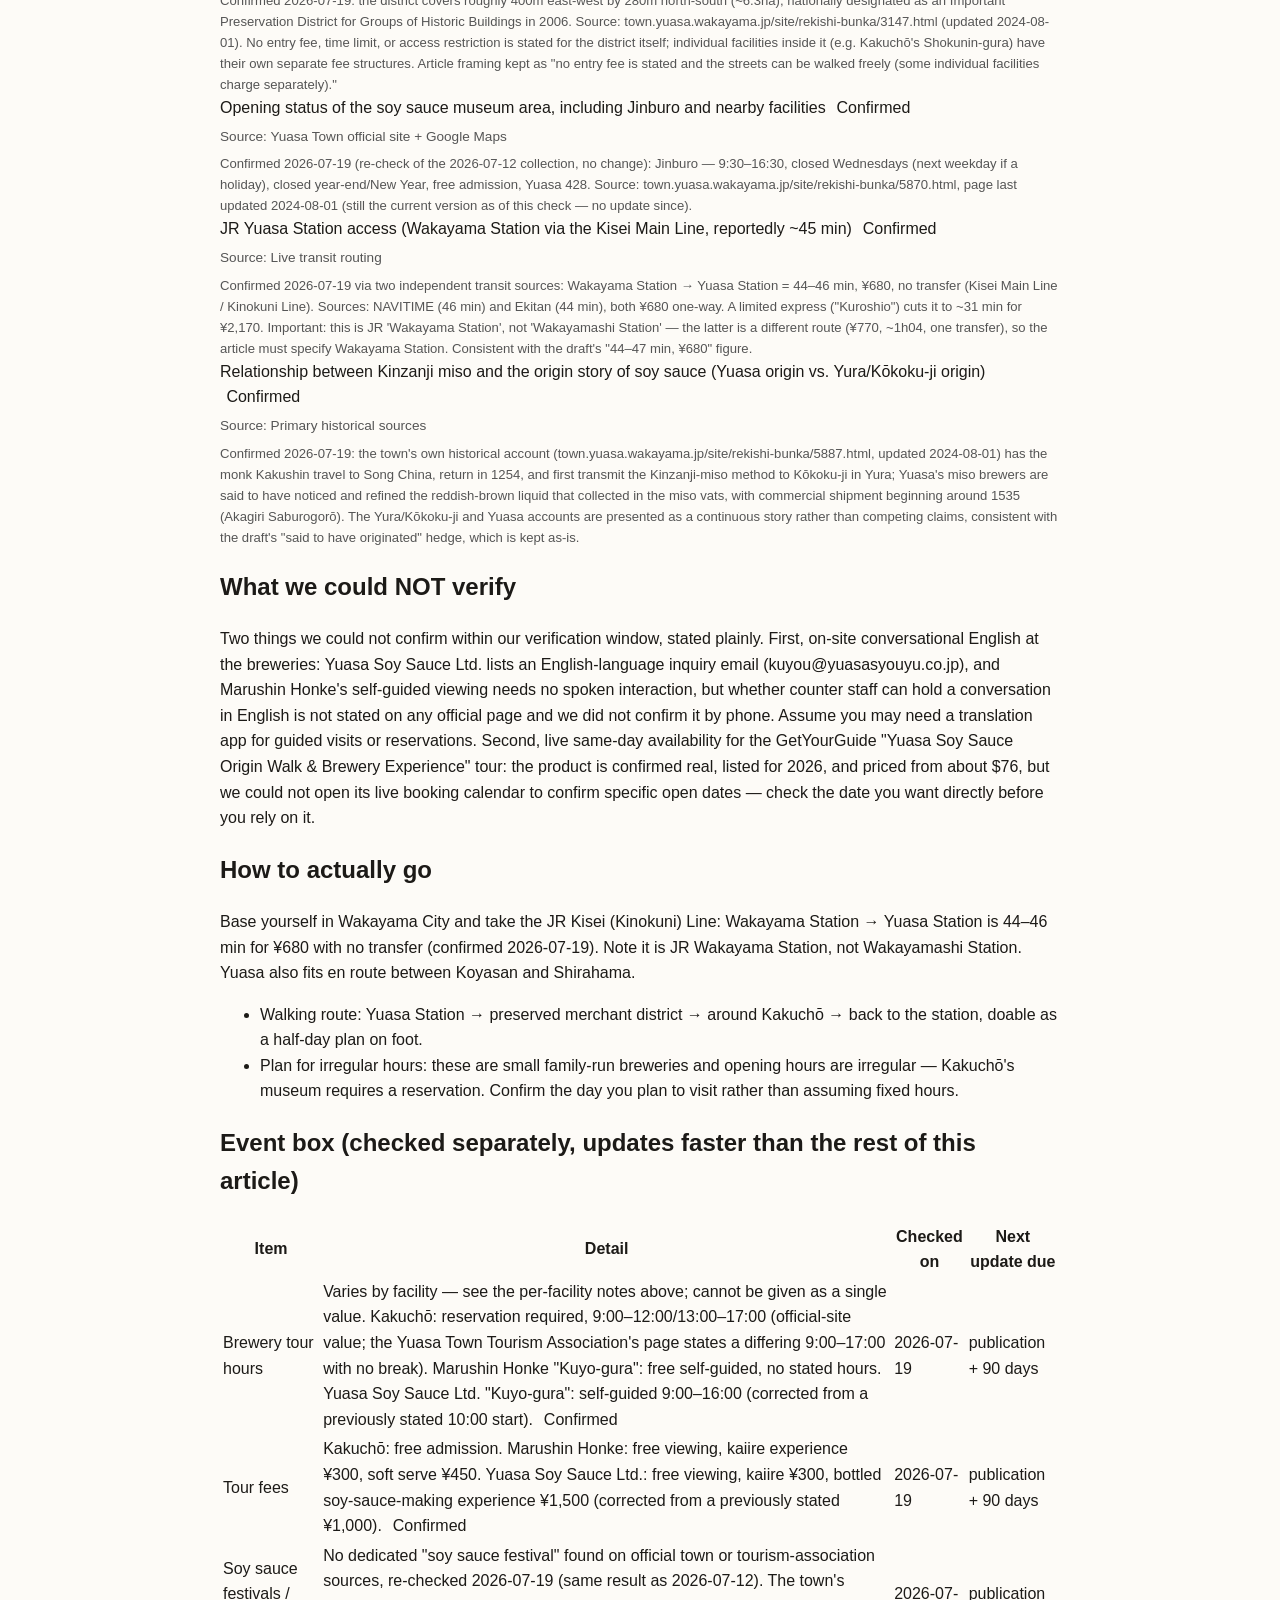
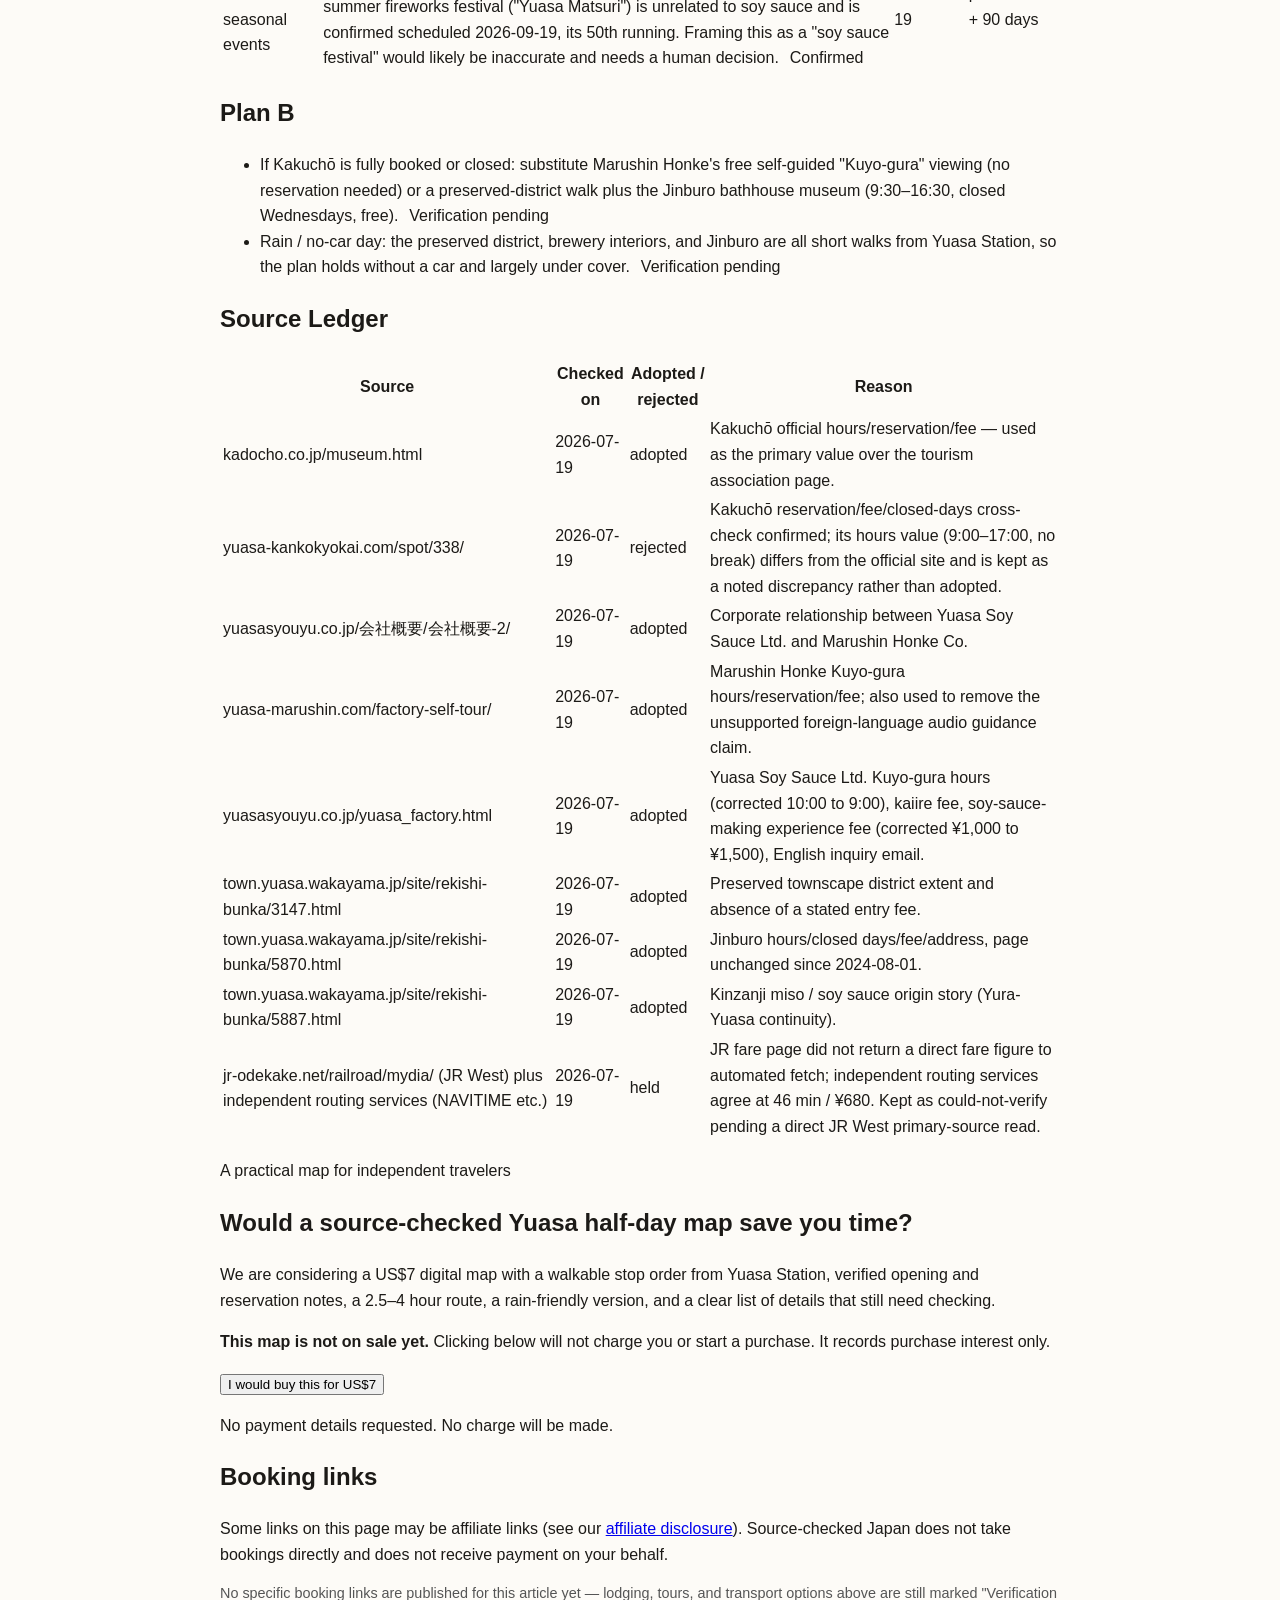
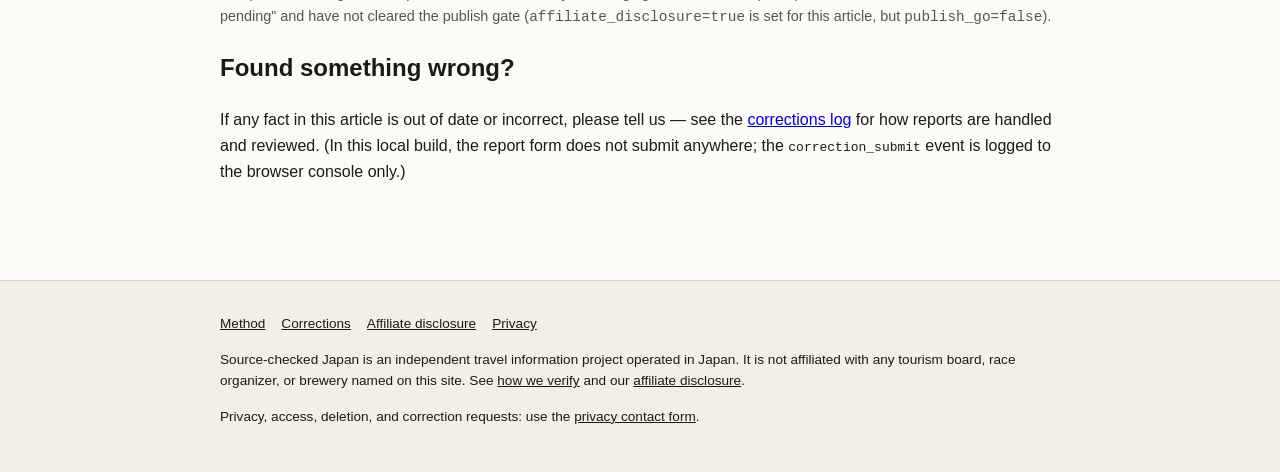
<file: discover/yuasa-soy-sauce-half-day/index.html>
<!DOCTYPE html><html lang="en" data-astro-cid-37fxchfa> <head><meta charset="UTF-8"><meta name="viewport" content="width=device-width, initial-scale=1.0"><title>Soy Sauce Pilgrimage in Yuasa, Wakayama: The Town Where Japanese Shoyu Began | Source-checked Japan</title><meta name="description" content="Yuasa, a small port town in Wakayama Prefecture, is where Japanese soy sauce brewing is said to have originated in the 13th century. You can walk its preserved merchant district, visit working breweries that still ferment in cedar barrels, and do it as a half-day stop between Koyasan and Shirahama."><link rel="canonical" href="https://sourcecheckedjapan.com/discover/yuasa-soy-sauce-half-day/"><link rel="stylesheet" href="/_astro/index.BX7XBRq1.css"></head> <body data-astro-cid-37fxchfa>  <header class="site" data-astro-cid-37fxchfa> <div class="wrap" data-astro-cid-37fxchfa> <a class="brand" href="/" data-astro-cid-37fxchfa><span class="mark" data-astro-cid-37fxchfa>Source-checked</span> Japan</a> <nav class="site-nav" data-astro-cid-37fxchfa> <ul data-astro-cid-37fxchfa> <li data-astro-cid-37fxchfa><a href="/discover/" data-astro-cid-37fxchfa>Discover</a></li> <li data-astro-cid-37fxchfa><a href="/method/" data-astro-cid-37fxchfa>Method</a></li> <li data-astro-cid-37fxchfa><a href="/corrections/" data-astro-cid-37fxchfa>Corrections</a></li> <li data-astro-cid-37fxchfa><a href="/about/" data-astro-cid-37fxchfa>About</a></li> </ul> </nav> </div> </header> <main data-astro-cid-37fxchfa> <div class="wrap" data-astro-cid-37fxchfa>  <p><a href="/discover/">&larr; Back to Discover</a></p> <p><span class="tag">Fermented food</span> </p> <h1>Soy Sauce Pilgrimage in Yuasa, Wakayama: The Town Where Japanese Shoyu Began</h1> <p><span class="badge checked">Checked</span></p> <p style="color:#555; font-size:0.9rem;">Written for: Travelers routing between Koyasan and Shirahama who want a practical half-day soy sauce brewery stop, not just a one-line mention.</p> <section class="block"> <p style="font-size:1.05rem;">Yuasa, a small port town in Wakayama Prefecture, is where Japanese soy sauce brewing is said to have originated in the 13th century. You can walk its preserved merchant district, visit working breweries that still ferment in cedar barrels, and do it as a half-day stop between Koyasan and Shirahama.</p> <p style="font-size:0.9rem; color:#555;"> <strong>Source-checked Japan verified on:</strong> 2026-07-19
— leading fact: Kakuchō, the town&#39;s oldest working brewery, is confirmed open and operating; its museum requires a reservation and admission is free. <span class="badge checked" style="margin-left:0.4rem;">Confirmed</span> </p> </section> <section class="block"> <h2>Why this exists</h2> <p>Most English-language guides mention Yuasa in one line — &quot;birthplace of soy sauce&quot; — and stop there. What&#39;s missing is the practical layer: which breweries actually accept visitors, what you can see inside, and how to fit it into a Wakayama route without a car. This article exists because that half-day plan is unusually hard to assemble in English, while the Japanese-language information is comparatively rich. </p>  </section> <section class="block"> <h2>What we verified</h2> <div class="card" style="border-color: var(--checked-border);"> <p style="margin:0 0 0.5rem;"><strong>Every item below was checked against a primary source.</strong> Each fact carries its confirmed date and source. Anything we could not confirm is kept separately under "What we could not verify."</p> </div> <div class="card"> <p style="margin:0;">Kakuchō (est. reportedly 1841) tour availability and open days <span class="badge checked" style="margin-left:0.4rem;">Confirmed</span></p> <p style="margin:0.35rem 0 0; font-size:0.85rem; color:#555;">Source: Official site + Google Maps</p> <p style="margin:0.35rem 0 0; font-size:0.82rem; color:#555;">Verified 2026-07-19 against primary sources: reservation-required, free admission, no fixed closed days (open year-round) — CONFIRMED via kadocho.co.jp/museum.html and yuasa-kankokyokai.com/spot/338/. Hours: the official site states 9:00–12:00 / 13:00–17:00 (with a midday break); the Yuasa Town Tourism Association page states a continuous 9:00–17:00 with no break — the two primary sources disagree. This article adopts the official-site value (9:00–12:00 / 13:00–17:00) as the operator&#39;s own primary source, noting the tourism-association&#39;s 9:00–17:00 as a discrepancy rather than a confirmation. Google Maps live business-status: CONFIRMED operating on 2026-07-19 via an in-app browser check — listed as a soy-sauce brewery, rated 4.1, with the address (〒643-0004 Yuasa 7) and phone (0737-62-2035) matching the official site and no &#39;permanently closed&#39; flag. English-language support is still not stated on any official page and remains unconfirmed — see &#39;What we could not verify.&#39;</p> </div><div class="card"> <p style="margin:0;">Corporate relationship between Yuasa Soy Sauce Ltd. and Marushin Honke Co., Ltd. <span class="badge checked" style="margin-left:0.4rem;">Confirmed</span></p> <p style="margin:0.35rem 0 0; font-size:0.85rem; color:#555;">Source: Both companies&#39; official corporate profile pages</p> <p style="margin:0.35rem 0 0; font-size:0.82rem; color:#555;">Resolved 2026-07-13 via primary source, re-confirmed 2026-07-19 with no change: the two are separate legal entities under a common representative. Yuasa Soy Sauce Ltd. is described as the manufacturing arm, Marushin Honke Co. as the sales arm. Source: yuasasyouyu.co.jp/会社概要/会社概要-2/. The article and map keep them as separate records with a note on the shared group.</p> </div><div class="card"> <p style="margin:0;">Brewery-tour availability, reservation requirements, and English support at each facility (Marushin Honke / Yuasa Soy Sauce Ltd.) — this is separate from the corporate-relationship question above <span class="badge checked" style="margin-left:0.4rem;">Confirmed</span></p> <p style="margin:0.35rem 0 0; font-size:0.85rem; color:#555;">Source: Both official sites + Google Maps</p> <p style="margin:0.35rem 0 0; font-size:0.82rem; color:#555;">Verified 2026-07-19 against primary sources. Marushin Honke&#39;s &quot;Kuyo-gura&quot;: free self-guided viewing, no reservation required (CONFIRMED). The previously noted &quot;foreign-language audio guidance&quot; could not be found on the official page (yuasa-marushin.com/factory-self-tour/) after two close reads and has been removed from this record — no primary source supports it. Guided visits require a phone reservation; the stirring (&quot;kaiire&quot;) experience is ¥300 (CONFIRMED), soy-sauce soft serve ¥450, inquiries via Yuasa Town Tourism Association 0737-22-3133. Yuasa Soy Sauce Ltd.&#39;s &quot;Kuyo-gura&quot;: self-guided viewing 9:00–16:00 for groups of 9 or fewer, no reservation needed (CONFIRMED; corrected from a previously stated 10:00 start — the official site yuasasyouyu.co.jp/yuasa_factory.html states 9:00); guided visits (group or individual) require reservation. Kaiire experience ¥300 (CONFIRMED); the bottled soy-sauce-making experience is ¥1,500, not ¥1,000 as previously stated (corrected against the same official page, which returned a 403 to automated fetch on the earlier pass and has now been read directly). English support: an English-language inquiry email (kuyou@yuasasyouyu.co.jp) is confirmed on Yuasa Soy Sauce Ltd.&#39;s official page; on-site staff conversational English ability at either facility remains unconfirmed.</p> </div><div class="card"> <p style="margin:0;">Extent of the Yuasa preserved townscape district and whether it is free to walk <span class="badge checked" style="margin-left:0.4rem;">Confirmed</span></p> <p style="margin:0.35rem 0 0; font-size:0.85rem; color:#555;">Source: Yuasa Town official site</p> <p style="margin:0.35rem 0 0; font-size:0.82rem; color:#555;">Confirmed 2026-07-19: the district covers roughly 400m east-west by 280m north-south (~6.3ha), nationally designated as an Important Preservation District for Groups of Historic Buildings in 2006. Source: town.yuasa.wakayama.jp/site/rekishi-bunka/3147.html (updated 2024-08-01). No entry fee, time limit, or access restriction is stated for the district itself; individual facilities inside it (e.g. Kakuchō&#39;s Shokunin-gura) have their own separate fee structures. Article framing kept as &quot;no entry fee is stated and the streets can be walked freely (some individual facilities charge separately).&quot;</p> </div><div class="card"> <p style="margin:0;">Opening status of the soy sauce museum area, including Jinburo and nearby facilities <span class="badge checked" style="margin-left:0.4rem;">Confirmed</span></p> <p style="margin:0.35rem 0 0; font-size:0.85rem; color:#555;">Source: Yuasa Town official site + Google Maps</p> <p style="margin:0.35rem 0 0; font-size:0.82rem; color:#555;">Confirmed 2026-07-19 (re-check of the 2026-07-12 collection, no change): Jinburo — 9:30–16:30, closed Wednesdays (next weekday if a holiday), closed year-end/New Year, free admission, Yuasa 428. Source: town.yuasa.wakayama.jp/site/rekishi-bunka/5870.html, page last updated 2024-08-01 (still the current version as of this check — no update since).</p> </div><div class="card"> <p style="margin:0;">JR Yuasa Station access (Wakayama Station via the Kisei Main Line, reportedly ~45 min) <span class="badge checked" style="margin-left:0.4rem;">Confirmed</span></p> <p style="margin:0.35rem 0 0; font-size:0.85rem; color:#555;">Source: Live transit routing</p> <p style="margin:0.35rem 0 0; font-size:0.82rem; color:#555;">Confirmed 2026-07-19 via two independent transit sources: Wakayama Station → Yuasa Station = 44–46 min, ¥680, no transfer (Kisei Main Line / Kinokuni Line). Sources: NAVITIME (46 min) and Ekitan (44 min), both ¥680 one-way. A limited express (&quot;Kuroshio&quot;) cuts it to ~31 min for ¥2,170. Important: this is JR &#39;Wakayama Station&#39;, not &#39;Wakayamashi Station&#39; — the latter is a different route (¥770, ~1h04, one transfer), so the article must specify Wakayama Station. Consistent with the draft&#39;s &quot;44–47 min, ¥680&quot; figure.</p> </div><div class="card"> <p style="margin:0;">Relationship between Kinzanji miso and the origin story of soy sauce (Yuasa origin vs. Yura/Kōkoku-ji origin) <span class="badge checked" style="margin-left:0.4rem;">Confirmed</span></p> <p style="margin:0.35rem 0 0; font-size:0.85rem; color:#555;">Source: Primary historical sources</p> <p style="margin:0.35rem 0 0; font-size:0.82rem; color:#555;">Confirmed 2026-07-19: the town&#39;s own historical account (town.yuasa.wakayama.jp/site/rekishi-bunka/5887.html, updated 2024-08-01) has the monk Kakushin travel to Song China, return in 1254, and first transmit the Kinzanji-miso method to Kōkoku-ji in Yura; Yuasa&#39;s miso brewers are said to have noticed and refined the reddish-brown liquid that collected in the miso vats, with commercial shipment beginning around 1535 (Akagiri Saburogorō). The Yura/Kōkoku-ji and Yuasa accounts are presented as a continuous story rather than competing claims, consistent with the draft&#39;s &quot;said to have originated&quot; hedge, which is kept as-is.</p> </div> </section> <section class="block"> <h2>What we could NOT verify</h2> <div class="card"> <p style="margin:0;">Two things we could not confirm within our verification window, stated plainly. First, on-site conversational English at the breweries: Yuasa Soy Sauce Ltd. lists an English-language inquiry email (kuyou@yuasasyouyu.co.jp), and Marushin Honke&#39;s self-guided viewing needs no spoken interaction, but whether counter staff can hold a conversation in English is not stated on any official page and we did not confirm it by phone. Assume you may need a translation app for guided visits or reservations. Second, live same-day availability for the GetYourGuide &quot;Yuasa Soy Sauce Origin Walk &amp; Brewery Experience&quot; tour: the product is confirmed real, listed for 2026, and priced from about $76, but we could not open its live booking calendar to confirm specific open dates — check the date you want directly before you rely on it.</p> </div> </section> <section class="block"> <h2>How to actually go</h2>  <p>Base yourself in Wakayama City and take the JR Kisei (Kinokuni) Line: Wakayama Station → Yuasa Station is 44–46 min for ¥680 with no transfer (confirmed 2026-07-19). Note it is JR Wakayama Station, not Wakayamashi Station. Yuasa also fits en route between Koyasan and Shirahama.</p> <ul> <li>Walking route: Yuasa Station → preserved merchant district → around Kakuchō → back to the station, doable as a half-day plan on foot.</li><li>Plan for irregular hours: these are small family-run breweries and opening hours are irregular — Kakuchō&#39;s museum requires a reservation. Confirm the day you plan to visit rather than assuming fixed hours.</li> </ul>  </section> <section class="block"> <h2>Event box (checked separately, updates faster than the rest of this article)</h2> <table> <thead> <tr><th>Item</th><th>Detail</th><th>Checked on</th><th>Next update due</th></tr> </thead> <tbody> <tr> <td>Brewery tour hours</td> <td>Varies by facility — see the per-facility notes above; cannot be given as a single value. Kakuchō: reservation required, 9:00–12:00/13:00–17:00 (official-site value; the Yuasa Town Tourism Association&#39;s page states a differing 9:00–17:00 with no break). Marushin Honke &quot;Kuyo-gura&quot;: free self-guided, no stated hours. Yuasa Soy Sauce Ltd. &quot;Kuyo-gura&quot;: self-guided 9:00–16:00 (corrected from a previously stated 10:00 start). <span class="badge checked" style="margin-left:0.4rem;">Confirmed</span></td> <td>2026-07-19</td> <td>publication + 90 days</td> </tr><tr> <td>Tour fees</td> <td>Kakuchō: free admission. Marushin Honke: free viewing, kaiire experience ¥300, soft serve ¥450. Yuasa Soy Sauce Ltd.: free viewing, kaiire ¥300, bottled soy-sauce-making experience ¥1,500 (corrected from a previously stated ¥1,000). <span class="badge checked" style="margin-left:0.4rem;">Confirmed</span></td> <td>2026-07-19</td> <td>publication + 90 days</td> </tr><tr> <td>Soy sauce festivals / seasonal events</td> <td>No dedicated &quot;soy sauce festival&quot; found on official town or tourism-association sources, re-checked 2026-07-19 (same result as 2026-07-12). The town&#39;s summer fireworks festival (&quot;Yuasa Matsuri&quot;) is unrelated to soy sauce and is confirmed scheduled 2026-09-19, its 50th running. Framing this as a &quot;soy sauce festival&quot; would likely be inaccurate and needs a human decision. <span class="badge checked" style="margin-left:0.4rem;">Confirmed</span></td> <td>2026-07-19</td> <td>publication + 90 days</td> </tr> </tbody> </table> </section> <section class="block"> <h2>Plan B</h2> <ul> <li>If Kakuchō is fully booked or closed: substitute Marushin Honke&#39;s free self-guided &quot;Kuyo-gura&quot; viewing (no reservation needed) or a preserved-district walk plus the Jinburo bathhouse museum (9:30–16:30, closed Wednesdays, free). <span class="badge pending" style="margin-left:0.4rem;">Verification pending</span></li><li>Rain / no-car day: the preserved district, brewery interiors, and Jinburo are all short walks from Yuasa Station, so the plan holds without a car and largely under cover. <span class="badge pending" style="margin-left:0.4rem;">Verification pending</span></li> </ul> </section> <section class="block"> <h2>Source Ledger</h2> <table> <thead><tr><th>Source</th><th>Checked on</th><th>Adopted / rejected</th><th>Reason</th></tr></thead> <tbody> <tr><td>kadocho.co.jp/museum.html</td><td>2026-07-19</td><td>adopted</td><td>Kakuchō official hours/reservation/fee — used as the primary value over the tourism association page.</td></tr><tr><td>yuasa-kankokyokai.com/spot/338/</td><td>2026-07-19</td><td>rejected</td><td>Kakuchō reservation/fee/closed-days cross-check confirmed; its hours value (9:00–17:00, no break) differs from the official site and is kept as a noted discrepancy rather than adopted.</td></tr><tr><td>yuasasyouyu.co.jp/会社概要/会社概要-2/</td><td>2026-07-19</td><td>adopted</td><td>Corporate relationship between Yuasa Soy Sauce Ltd. and Marushin Honke Co.</td></tr><tr><td>yuasa-marushin.com/factory-self-tour/</td><td>2026-07-19</td><td>adopted</td><td>Marushin Honke Kuyo-gura hours/reservation/fee; also used to remove the unsupported foreign-language audio guidance claim.</td></tr><tr><td>yuasasyouyu.co.jp/yuasa_factory.html</td><td>2026-07-19</td><td>adopted</td><td>Yuasa Soy Sauce Ltd. Kuyo-gura hours (corrected 10:00 to 9:00), kaiire fee, soy-sauce-making experience fee (corrected ¥1,000 to ¥1,500), English inquiry email.</td></tr><tr><td>town.yuasa.wakayama.jp/site/rekishi-bunka/3147.html</td><td>2026-07-19</td><td>adopted</td><td>Preserved townscape district extent and absence of a stated entry fee.</td></tr><tr><td>town.yuasa.wakayama.jp/site/rekishi-bunka/5870.html</td><td>2026-07-19</td><td>adopted</td><td>Jinburo hours/closed days/fee/address, page unchanged since 2024-08-01.</td></tr><tr><td>town.yuasa.wakayama.jp/site/rekishi-bunka/5887.html</td><td>2026-07-19</td><td>adopted</td><td>Kinzanji miso / soy sauce origin story (Yura-Yuasa continuity).</td></tr><tr><td>jr-odekake.net/railroad/mydia/ (JR West) plus independent routing services (NAVITIME etc.)</td><td>2026-07-19</td><td>held</td><td>JR fare page did not return a direct fare figure to automated fetch; independent routing services agree at 46 min / ¥680. Kept as could-not-verify pending a direct JR West primary-source read.</td></tr> </tbody> </table> </section> <section class="block card" data-jbo-cta="yuasa_map_7usd"> <p class="tag">A practical map for independent travelers</p> <h2>Would a source-checked Yuasa half-day map save you time?</h2> <p>We are considering a US$7 digital map with a walkable stop order from Yuasa Station, verified opening and reservation notes, a 2.5–4 hour route, a rain-friendly version, and a clear list of details that still need checking.</p> <p><strong>This map is not on sale yet.</strong> Clicking below will not charge you or start a purchase. It records purchase interest only.</p> <button type="button" class="btn" data-jbo-events="cta_click__yuasa_map_7usd purchase_intent__yuasa_map_7usd" aria-controls="yuasa-interest-panel" aria-expanded="false">
I would buy this for US$7
</button> <p class="disclosure">No payment details requested. No charge will be made.</p> <div id="yuasa-interest-panel" hidden> <h3>Thank you — this is an interest test, not a checkout.</h3> <p>The map has not been released and no payment has been taken. You may optionally leave your email to hear when it becomes available.</p> <form data-jbo-form="yuasa_map_7usd"> <label>Email address <input type="email" name="email" required autocomplete="email"></label> <label><input type="checkbox" name="release_notice_consent" value="yes" required> Email me only about the release of the Source-Checked Yuasa Half-Day Map.</label> <input type="text" name="website" tabindex="-1" autocomplete="off" style="position:absolute;left:-9999px" aria-hidden="true"> <button type="submit" class="btn secondary">Join the release list</button> <p data-form-status aria-live="polite"></p> </form> <p><a href="/privacy/">How we use your email</a></p> </div> </section> <script>
  (function () {
    const button = document.querySelector('[aria-controls="yuasa-interest-panel"]');
    const panel = document.getElementById("yuasa-interest-panel");
    if (button && panel) {
      button.addEventListener("click", () => {
        panel.hidden = false;
        button.setAttribute("aria-expanded", "true");
      });
    }
    const form = document.querySelector('form[data-jbo-form="yuasa_map_7usd"]');
    if (form) {
      form.addEventListener("submit", (event) => {
        event.preventDefault();
        const status = form.querySelector("[data-form-status]");
        window.jboSignup(
          {
            experiment: "yuasa_map_7usd",
            email: form.elements.email.value,
            consent: form.elements.release_notice_consent.checked ? "yes" : "",
            website: form.elements.website.value,
            source: "yuasa_article",
            signup_version: "v1",
          },
          () => {
            window.jboTrackOnce?.("registration_complete__yuasa_map_7usd");
            status.textContent = "You are on the release list. You can unsubscribe at any time.";
            form.reset();
          },
          () => {
            window.jboTrackOnce?.("form_error__yuasa_map_7usd");
            status.textContent = "We could not submit the form. Please try again later.";
          }
        );
      });
    }
  })();
</script><section class="block"> <h2>Booking links</h2> <div class="disclosure">
Some links on this page may be affiliate links (see our <a href="/affiliate-disclosure/">affiliate disclosure</a>). Source-checked Japan does not take bookings directly and does not receive payment on your behalf.
</div> <p style="color:#555; font-size:0.9rem;">
No specific booking links are published for this article yet — lodging, tours, and transport options above are still marked "Verification pending" and have not cleared the publish gate
    (<code>affiliate_disclosure=true</code> is set for this article, but <code>publish_go=false</code>).
</p> </section> <section class="block"> <h2>Found something wrong?</h2> <p>
If any fact in this article is out of date or incorrect, please tell us — see the
<a href="/corrections/">corrections log</a> for how reports are handled and reviewed.
    (In this local build, the report form does not submit anywhere; the
<code>correction_submit</code> event is logged to the browser console only.)
</p> </section>  </div> </main> <footer class="site" data-astro-cid-37fxchfa> <div class="wrap" data-astro-cid-37fxchfa> <ul data-astro-cid-37fxchfa> <li data-astro-cid-37fxchfa><a href="/method/" data-astro-cid-37fxchfa>Method</a></li> <li data-astro-cid-37fxchfa><a href="/corrections/" data-astro-cid-37fxchfa>Corrections</a></li> <li data-astro-cid-37fxchfa><a href="/affiliate-disclosure/" data-astro-cid-37fxchfa>Affiliate disclosure</a></li> <li data-astro-cid-37fxchfa><a href="/privacy/" data-astro-cid-37fxchfa>Privacy</a></li> </ul> <p data-astro-cid-37fxchfa>Source-checked Japan is an independent travel information project operated in Japan. It is not affiliated with any tourism board, race organizer, or brewery named on this site. See <a href="/method/" data-astro-cid-37fxchfa>how we verify</a> and our <a href="/affiliate-disclosure/" data-astro-cid-37fxchfa>affiliate disclosure</a>.</p> <p data-astro-cid-37fxchfa>Privacy, access, deletion, and correction requests: use the <a href="/privacy/#contact" data-astro-cid-37fxchfa>privacy contact form</a>.</p> </div> </footer> <script src="/cta-events.js"></script> </body> </html>
</file>
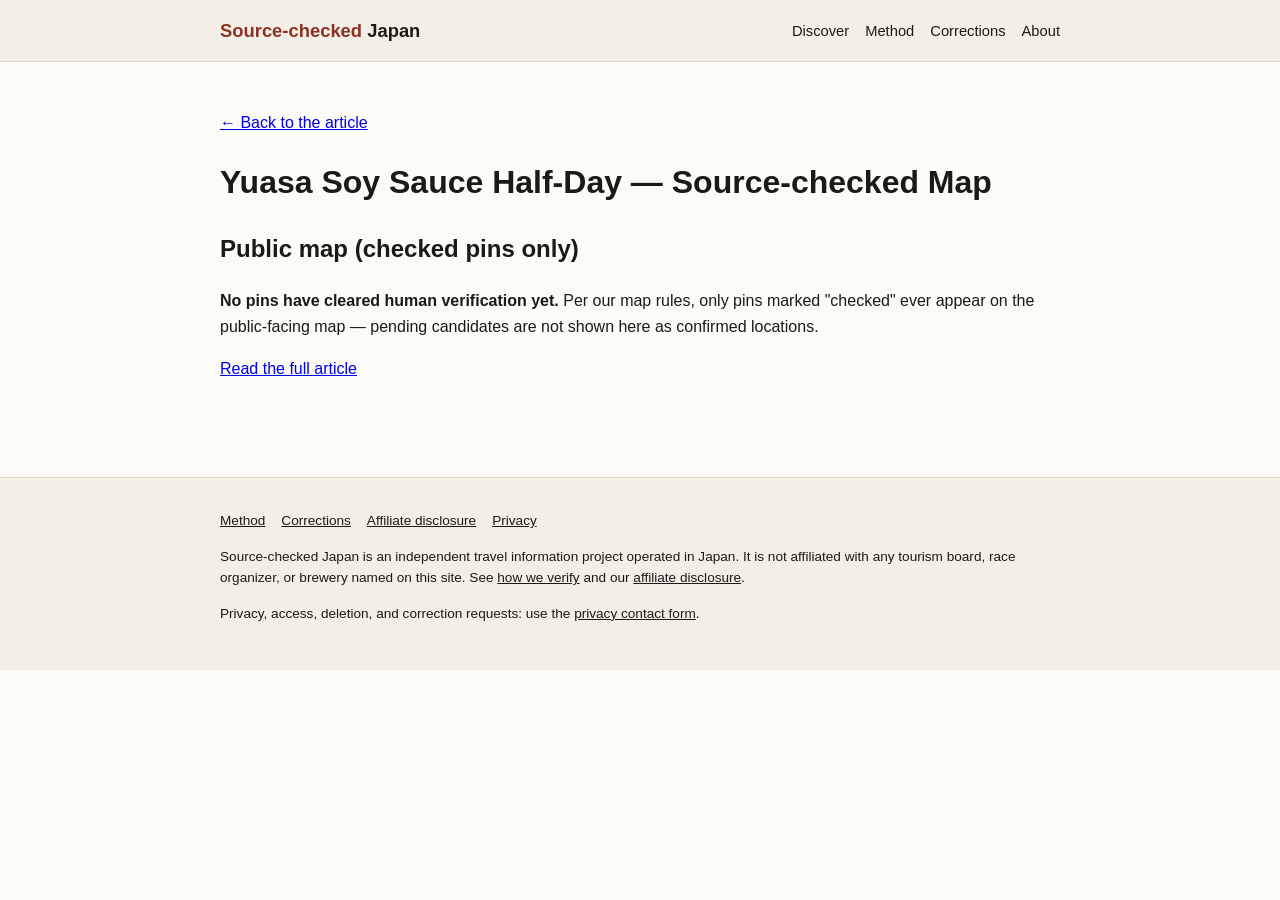
<file: maps/yuasa-soy-sauce-half-day/index.html>
<!DOCTYPE html><html lang="en" data-astro-cid-37fxchfa> <head><meta charset="UTF-8"><meta name="viewport" content="width=device-width, initial-scale=1.0"><title>Yuasa Soy Sauce Half-Day — Source-checked Map | Source-checked Japan</title><meta name="description" content="Source-checked Map for Yuasa Soy Sauce Half-Day — Source-checked Map"><link rel="canonical" href="https://sourcecheckedjapan.com/maps/yuasa-soy-sauce-half-day/"><link rel="stylesheet" href="/_astro/index.BX7XBRq1.css"></head> <body data-astro-cid-37fxchfa>  <header class="site" data-astro-cid-37fxchfa> <div class="wrap" data-astro-cid-37fxchfa> <a class="brand" href="/" data-astro-cid-37fxchfa><span class="mark" data-astro-cid-37fxchfa>Source-checked</span> Japan</a> <nav class="site-nav" data-astro-cid-37fxchfa> <ul data-astro-cid-37fxchfa> <li data-astro-cid-37fxchfa><a href="/discover/" data-astro-cid-37fxchfa>Discover</a></li> <li data-astro-cid-37fxchfa><a href="/method/" data-astro-cid-37fxchfa>Method</a></li> <li data-astro-cid-37fxchfa><a href="/corrections/" data-astro-cid-37fxchfa>Corrections</a></li> <li data-astro-cid-37fxchfa><a href="/about/" data-astro-cid-37fxchfa>About</a></li> </ul> </nav> </div> </header> <main data-astro-cid-37fxchfa> <div class="wrap" data-astro-cid-37fxchfa>  <p><a href="/discover/yuasa-soy-sauce-half-day/">&larr; Back to the article</a></p> <h1>Yuasa Soy Sauce Half-Day — Source-checked Map</h1> <section class="block"> <h2>Public map (checked pins only)</h2> <div class="card" style="border-color: var(--pending-border);"> <p style="margin:0;"><strong>No pins have cleared human verification yet.</strong> Per our map rules, only pins marked "checked" ever appear on the public-facing map — pending candidates are not shown here as confirmed locations.</p> </div> </section> <p><a class="btn secondary" href="/discover/yuasa-soy-sauce-half-day/">Read the full article</a></p> </div> </main> <footer class="site" data-astro-cid-37fxchfa> <div class="wrap" data-astro-cid-37fxchfa> <ul data-astro-cid-37fxchfa> <li data-astro-cid-37fxchfa><a href="/method/" data-astro-cid-37fxchfa>Method</a></li> <li data-astro-cid-37fxchfa><a href="/corrections/" data-astro-cid-37fxchfa>Corrections</a></li> <li data-astro-cid-37fxchfa><a href="/affiliate-disclosure/" data-astro-cid-37fxchfa>Affiliate disclosure</a></li> <li data-astro-cid-37fxchfa><a href="/privacy/" data-astro-cid-37fxchfa>Privacy</a></li> </ul> <p data-astro-cid-37fxchfa>Source-checked Japan is an independent travel information project operated in Japan. It is not affiliated with any tourism board, race organizer, or brewery named on this site. See <a href="/method/" data-astro-cid-37fxchfa>how we verify</a> and our <a href="/affiliate-disclosure/" data-astro-cid-37fxchfa>affiliate disclosure</a>.</p> <p data-astro-cid-37fxchfa>Privacy, access, deletion, and correction requests: use the <a href="/privacy/#contact" data-astro-cid-37fxchfa>privacy contact form</a>.</p> </div> </footer> <script src="/cta-events.js"></script> </body> </html>
</file>
<file: _astro/index.BX7XBRq1.css>
:root{--ink: #1c1a17;--paper: #fdfbf7;--paper-alt: #f4efe6;--accent: #8a3324;--accent-2: #2f5233;--line: #ddd3c2;--pending-bg: #fff3cd;--pending-border: #b8860b;--pending-ink: #6b4e00;--checked-bg: #e6f2e9;--checked-border: #2f5233;--checked-ink: #1e3a22;font-family:-apple-system,Segoe UI,Hiragino Sans,sans-serif}[data-astro-cid-37fxchfa]{box-sizing:border-box}html,body{margin:0;padding:0;background:var(--paper);color:var(--ink)}body{line-height:1.6}a[data-astro-cid-37fxchfa]{color:var(--accent)}img[data-astro-cid-37fxchfa]{max-width:100%}.wrap[data-astro-cid-37fxchfa]{max-width:880px;margin:0 auto;padding:0 1.25rem}header[data-astro-cid-37fxchfa].site{border-bottom:1px solid var(--line);background:var(--paper-alt)}header[data-astro-cid-37fxchfa].site .wrap[data-astro-cid-37fxchfa]{display:flex;justify-content:space-between;align-items:center;flex-wrap:wrap;gap:.5rem;padding-top:1rem;padding-bottom:1rem}.brand[data-astro-cid-37fxchfa]{font-weight:700;font-size:1.15rem;text-decoration:none;color:var(--ink)}.brand[data-astro-cid-37fxchfa] .mark[data-astro-cid-37fxchfa]{color:var(--accent)}nav[data-astro-cid-37fxchfa].site-nav ul[data-astro-cid-37fxchfa]{list-style:none;display:flex;gap:1rem;margin:0;padding:0;flex-wrap:wrap}nav[data-astro-cid-37fxchfa].site-nav a[data-astro-cid-37fxchfa]{text-decoration:none;color:var(--ink);font-size:.92rem}nav[data-astro-cid-37fxchfa].site-nav a[data-astro-cid-37fxchfa]:hover{color:var(--accent)}main[data-astro-cid-37fxchfa]{padding:2rem 0 3rem}footer[data-astro-cid-37fxchfa].site{border-top:1px solid var(--line);background:var(--paper-alt);padding:2rem 0;margin-top:2rem;font-size:.85rem}footer[data-astro-cid-37fxchfa].site ul[data-astro-cid-37fxchfa]{list-style:none;display:flex;gap:1rem;flex-wrap:wrap;padding:0;margin:0 0 .75rem}footer[data-astro-cid-37fxchfa].site a[data-astro-cid-37fxchfa]{color:var(--ink)}.dev-banner[data-astro-cid-37fxchfa]{background:#b8860b;color:#fff;text-align:center;font-size:.8rem;padding:.35rem .5rem}.badge[data-astro-cid-37fxchfa]{display:inline-flex;align-items:center;gap:.3rem;font-size:.75rem;font-weight:700;text-transform:uppercase;letter-spacing:.02em;padding:.2rem .55rem;border-radius:999px;border:1px solid}.badge[data-astro-cid-37fxchfa].pending{background:var(--pending-bg);border-color:var(--pending-border);color:var(--pending-ink)}.badge[data-astro-cid-37fxchfa].checked{background:var(--checked-bg);border-color:var(--checked-border);color:var(--checked-ink)}.badge[data-astro-cid-37fxchfa].partial{background:#fde9d9;border-color:#b5651d;color:#6b3a0c}.badge[data-astro-cid-37fxchfa]:before{content:""}.badge[data-astro-cid-37fxchfa].pending:before{content:"⚠️"}.badge[data-astro-cid-37fxchfa].checked:before{content:"✓"}code[data-astro-cid-37fxchfa],pre[data-astro-cid-37fxchfa]{font-family:ui-monospace,Consolas,monospace}table[data-astro-cid-37fxchfa]{border-collapse:collapse;width:100%;margin:1rem 0}th[data-astro-cid-37fxchfa],td[data-astro-cid-37fxchfa]{border:1px solid var(--line);padding:.5rem .6rem;text-align:left;vertical-align:top;font-size:.92rem}th[data-astro-cid-37fxchfa]{background:var(--paper-alt)}h1[data-astro-cid-37fxchfa],h2[data-astro-cid-37fxchfa],h3[data-astro-cid-37fxchfa]{line-height:1.25}section[data-astro-cid-37fxchfa].block{margin:2rem 0}.card[data-astro-cid-37fxchfa]{border:1px solid var(--line);border-radius:10px;padding:1rem 1.25rem;background:#fff;margin-bottom:1rem}.grid[data-astro-cid-37fxchfa]{display:grid;gap:1rem}@media (min-width: 640px){.grid[data-astro-cid-37fxchfa].cols-2{grid-template-columns:1fr 1fr}.grid[data-astro-cid-37fxchfa].cols-3{grid-template-columns:repeat(3,1fr)}}.tag[data-astro-cid-37fxchfa]{display:inline-block;font-size:.75rem;background:var(--paper-alt);border:1px solid var(--line);border-radius:999px;padding:.15rem .6rem;margin-right:.3rem}.btn[data-astro-cid-37fxchfa]{display:inline-block;background:var(--accent);color:#fff;text-decoration:none;padding:.55rem 1rem;border-radius:6px;font-size:.92rem}.btn[data-astro-cid-37fxchfa].secondary{background:var(--accent-2)}.disclosure[data-astro-cid-37fxchfa]{font-size:.8rem;color:#555;border-left:3px solid var(--line);padding-left:.6rem;margin:.75rem 0}@media (max-width: 400px){body{font-size:15px}}
</file>
